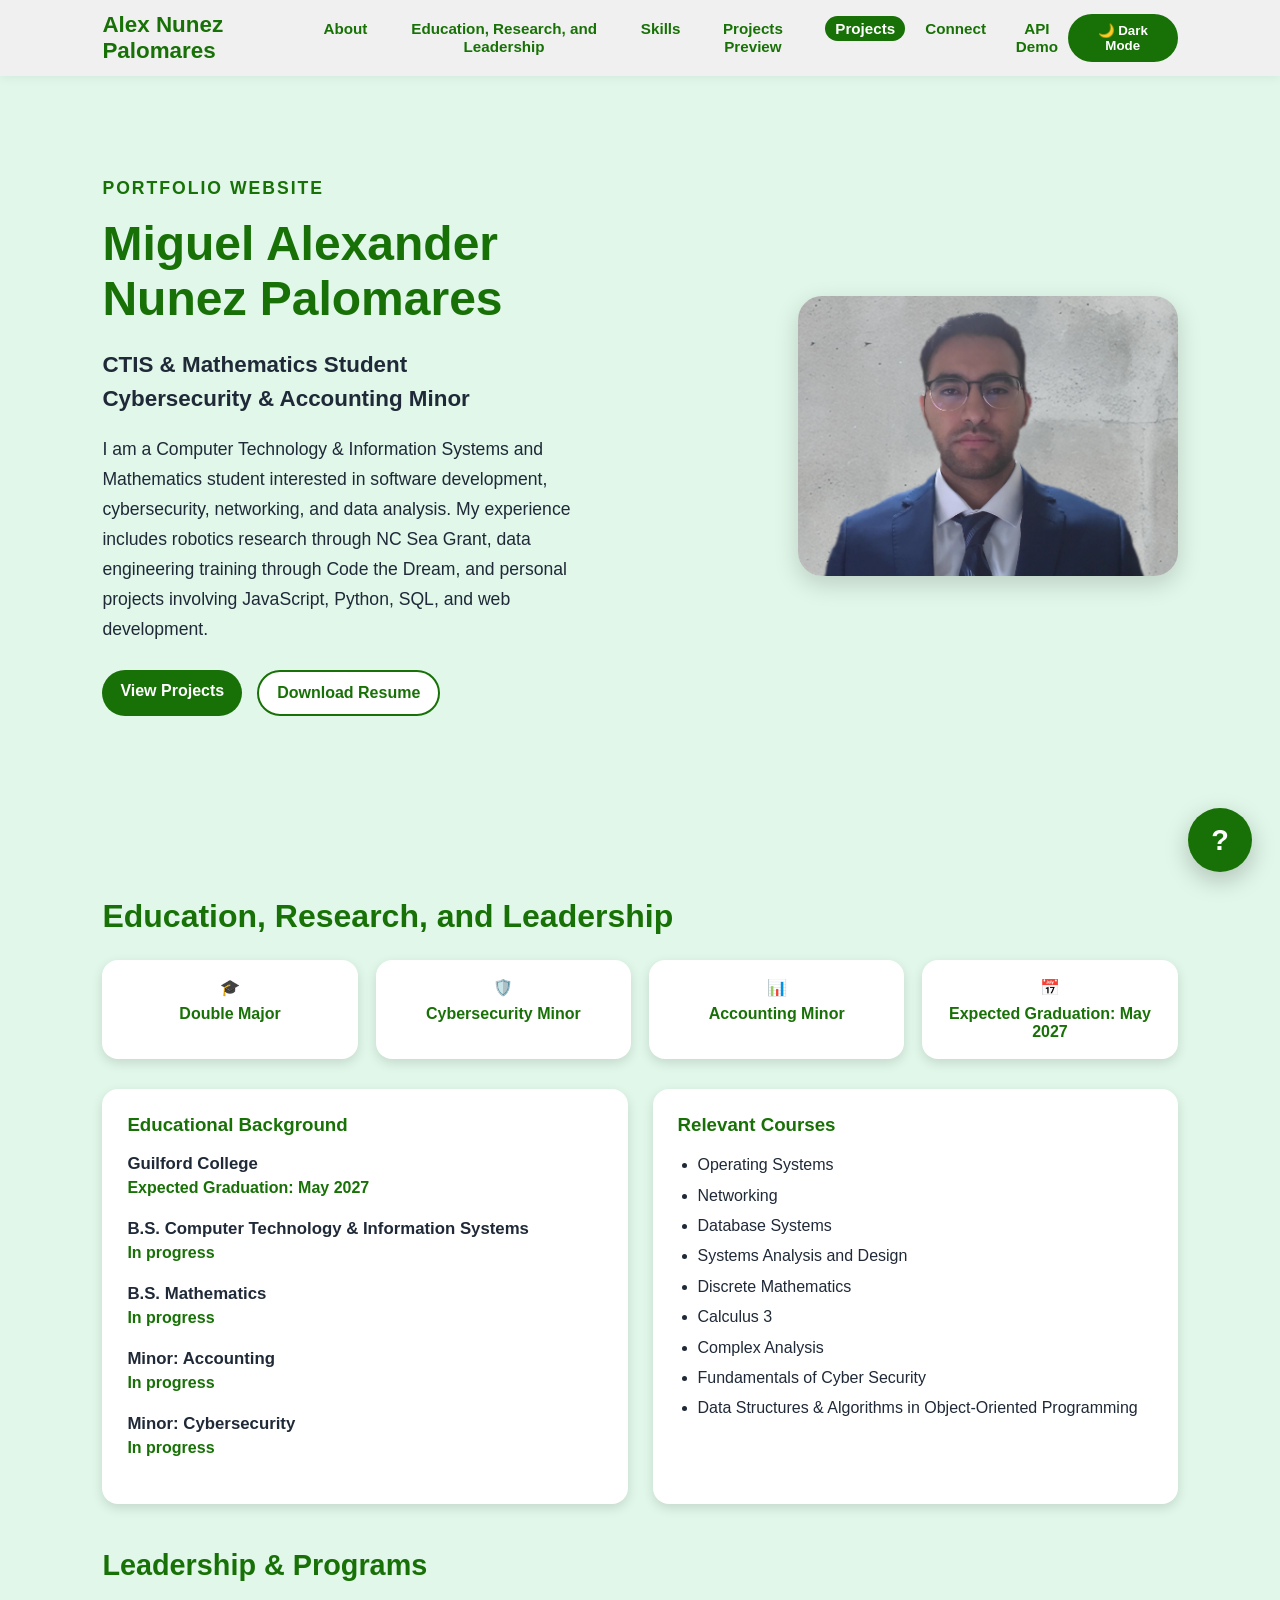
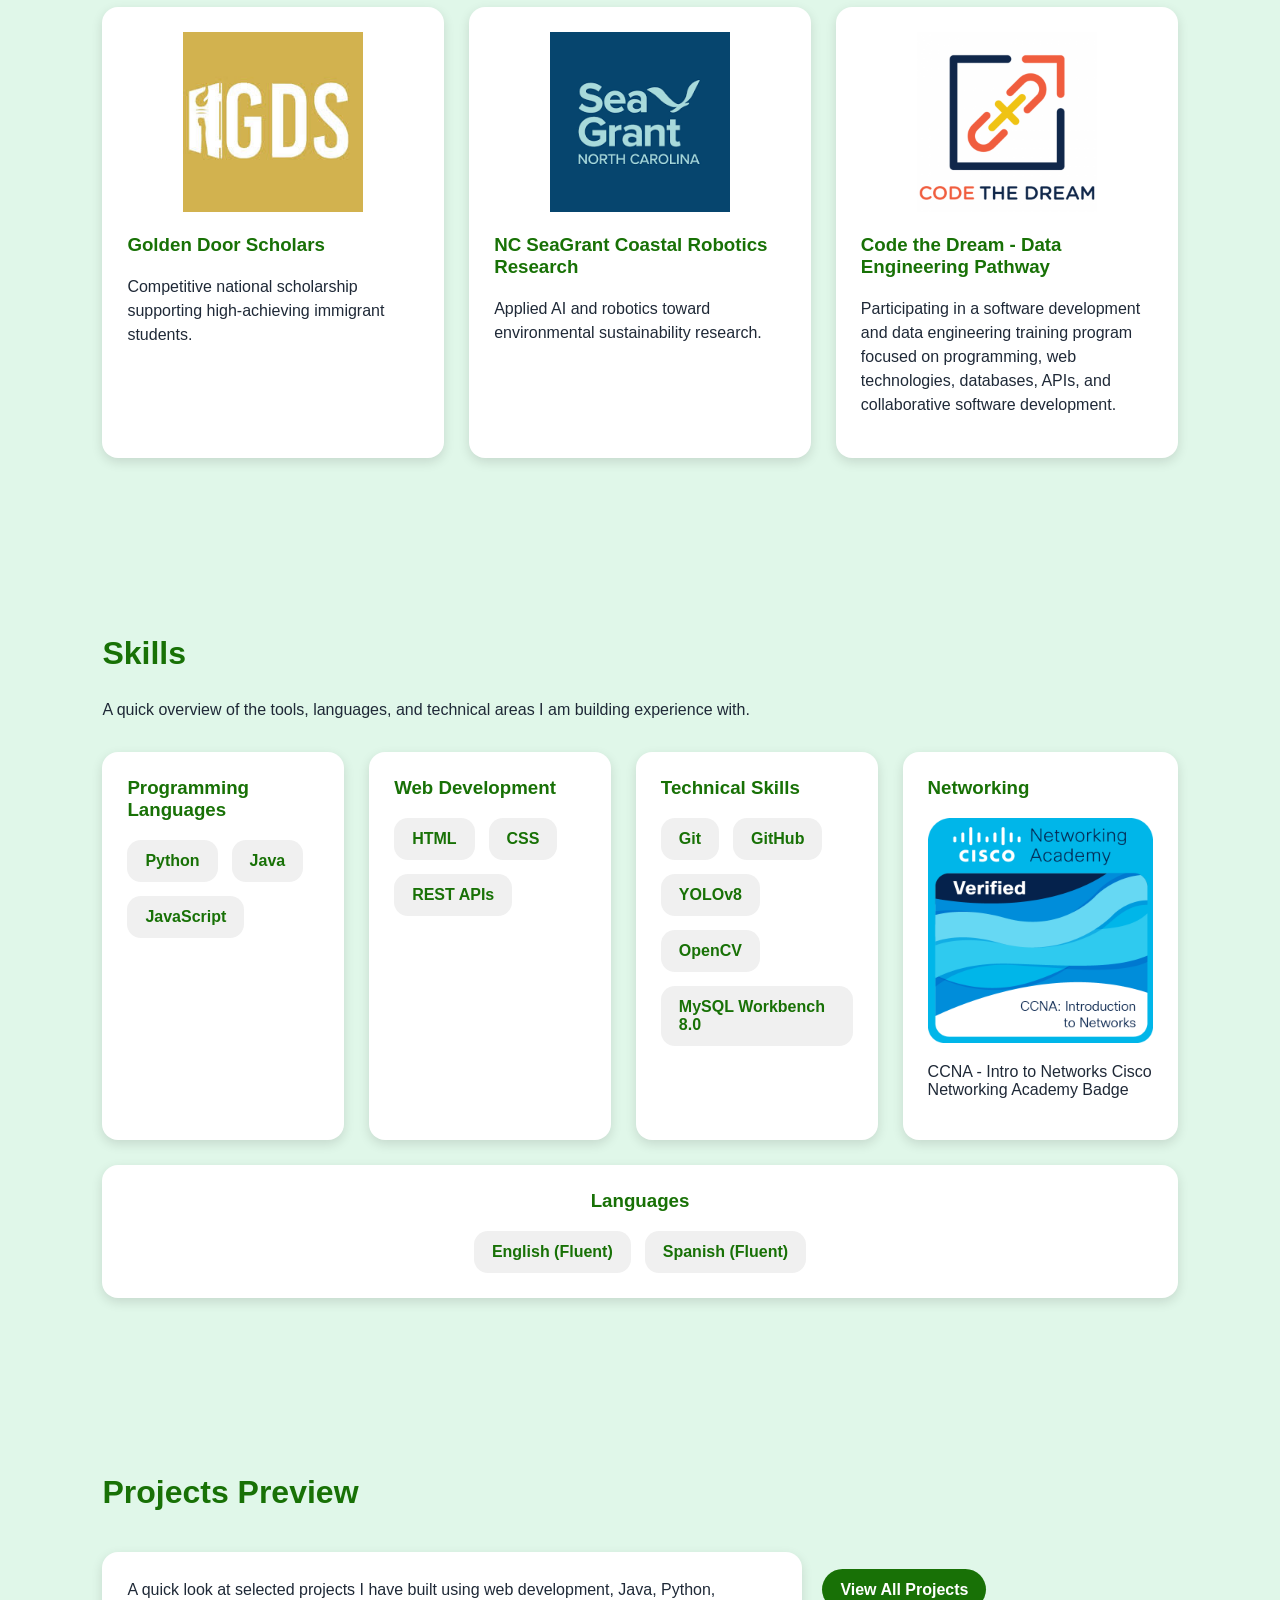
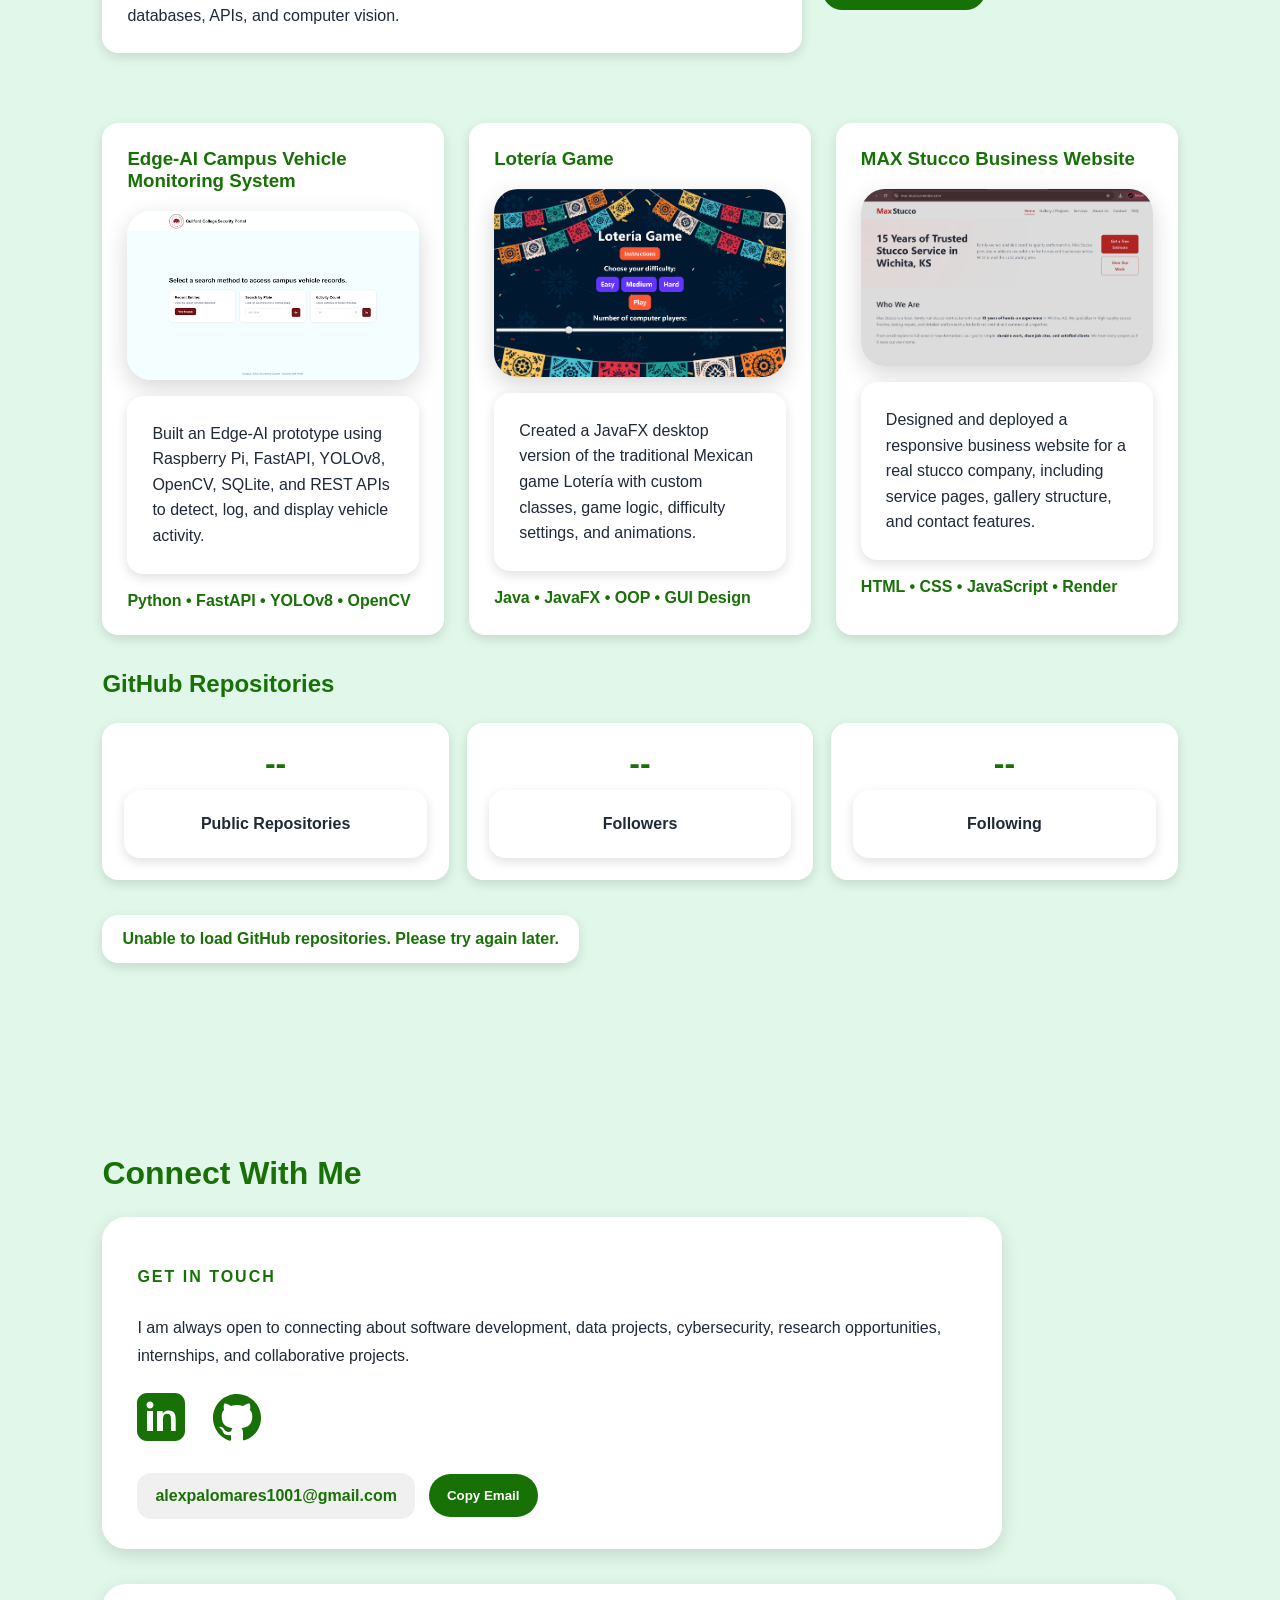
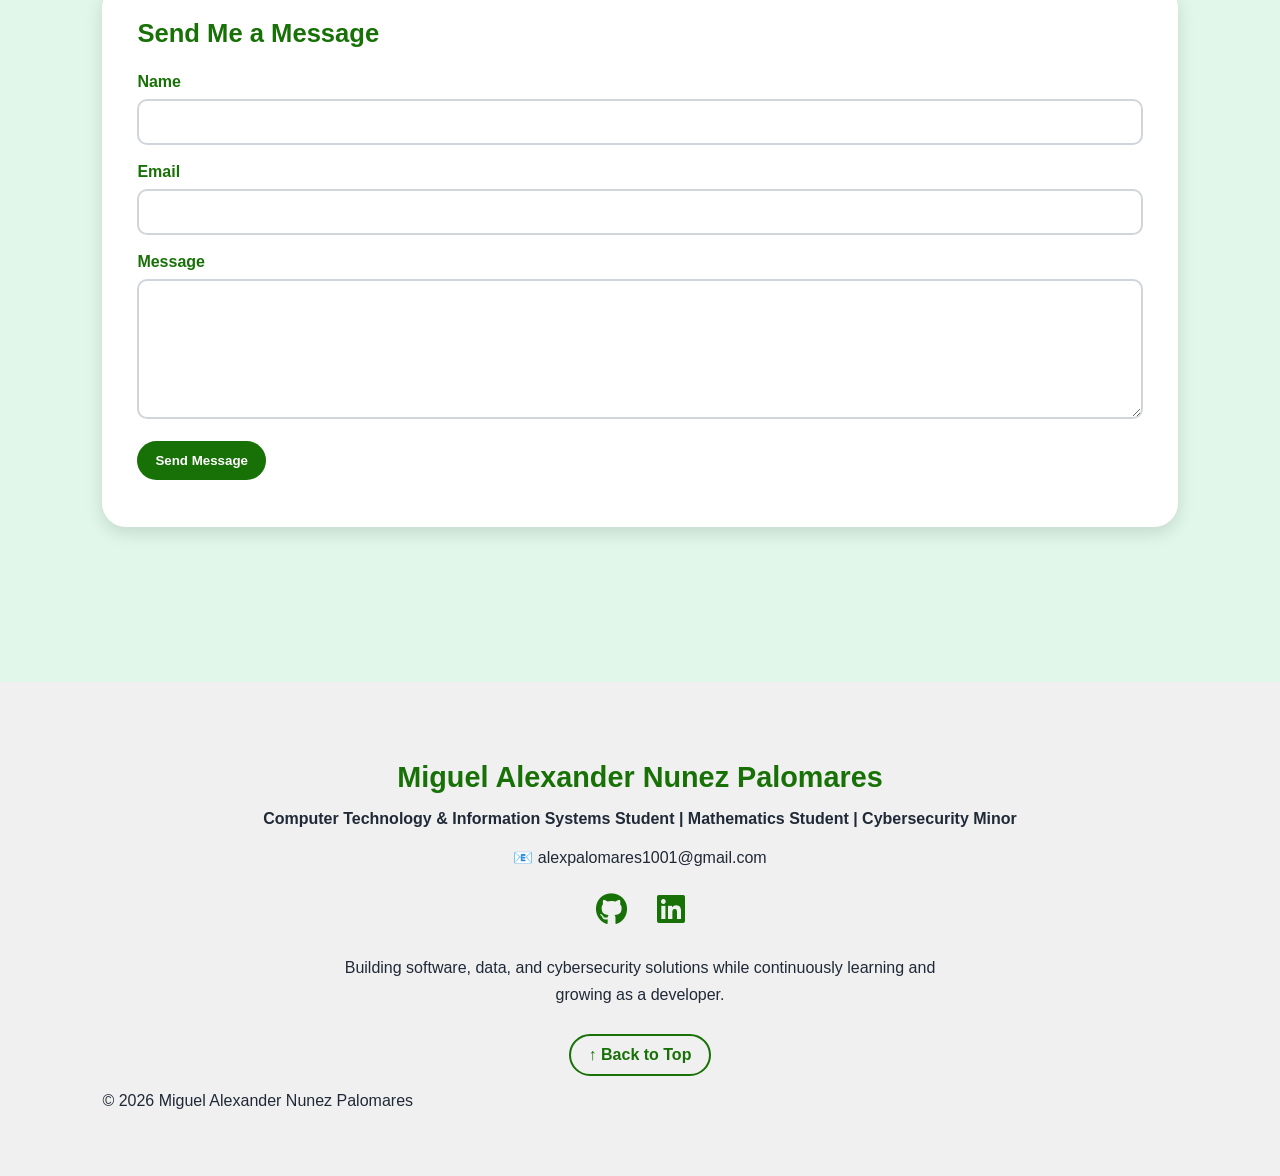
<file: index.html>
<!DOCTYPE html>
<html lang="en">

<head>
    <!-- Define the character set used -->
    <meta charset="UTF-8">

    <!-- Setting the viewport to make the website look good on all devices -->
    <meta name="viewport" content="width=device-width, initial-scale=1.0">

    <!-- Title of the webpage -->
    <title>Miguel Alexander Nunez Palomares | Portfolio</title>

    <!-- Meta description for the website -->
    <meta name="description"
        content="Alex Nunez Palomares portfolio showcasing projects and skills in web development, design, and more.">

    <!-- Meta author for the website -->
    <meta name="author" content="Miguel Alexander Nunez Palomares">

    <!-- Link to the external CSS file for styling -->
    <link rel="stylesheet" href="css/index.css">
    <link rel="stylesheet" href="https://cdnjs.cloudflare.com/ajax/libs/font-awesome/6.5.1/css/all.min.css">
    <!-- Favicon Browser Tab Icon -->
    <link rel="icon" href="images/favicon.png" />

    <!-- Open Graph meta tags for better sharing on social media -->
    <meta property="og:title" content="Alex Nunez Palomares Portfolio">
    <meta property="og:description"
        content="Alex Nunez Palomares portfolio showcasing projects and skills in web development, design, and more.">
    <meta property="og:image" content="images/portfolioWeb.png">
</head>

<body>
    <!-- Navigation bar with links to different sections of the website -->
    <nav>
        <h1>Alex Nunez Palomares</h1>

        <ul class="nav-links">
            <li><a href="#about">About</a></li>
            <li><a href="#experience">Education, Research, and Leadership</a></li>
            <li><a href="#skills">Skills</a></li>
            <li><a href="#projects">Projects Preview</a></li>
            <li><a href="projects.html" class="nav-button">Projects</a></li>
            <li><a href="#connect">Connect</a></li>
            <li><a href="api.html">API Demo</a></li>
        </ul>

        <button id="dark-mode-toggle" class="dark-mode-toggle" type="button">
            🌙 Dark Mode
        </button>
    </nav>

    <!-- About section with an image and text describing me -->
    <section id="about" class="hero">
        <div class="hero-text">
            <p class="eyebrow">Portfolio Website</p>

            <h2>Miguel Alexander Nunez Palomares</h2>

            <h3>
                CTIS & Mathematics Student<br> Cybersecurity & Accounting Minor
            </h3>

            <p>
                I am a Computer Technology & Information Systems and Mathematics student
                interested in software development, cybersecurity, networking, and data analysis.
                My experience includes robotics research through NC Sea Grant, data engineering
                training through Code the Dream, and personal projects involving JavaScript,
                Python, SQL, and web development.
            </p>

            <div class="hero-buttons">
                <a href="projects.html" class="primary-button">View Projects</a>
                <a href="files/Master Resume.docx" class="secondary-button" download>
                    Download Resume
                </a>
            </div>
        </div>

        <div class="hero-image">
            <img src="images/portrait-picture.png" alt="Miguel Alexander Nunez Palomares">
        </div>
    </section>

    <!-- Experience section with cards for educational background, classes taken, and leadership & programs -->
    <section id="experience">
        <h2>Education, Research, and Leadership</h2>

        <div class="stats-container">
            <div class="stat-card">🎓 <span>Double Major</span></div>
            <div class="stat-card">🛡️ <span>Cybersecurity Minor</span></div>
            <div class="stat-card">📊 <span>Accounting Minor</span></div>
            <div class="stat-card">📅 <span>Expected Graduation: May 2027</span></div>
        </div>

        <div class="education-grid">
            <div class="card">
                <h3>Educational Background</h3>
                <div class="education-item">
                    <strong>Guilford College</strong>
                    <span>Expected Graduation: May 2027</span>
                </div>

                <div class="education-item">
                    <strong>B.S. Computer Technology & Information Systems</strong>
                    <span>In progress</span>
                </div>

                <div class="education-item">
                    <strong>B.S. Mathematics</strong>
                    <span>In progress</span>
                </div>

                <div class="education-item">
                    <strong>Minor: Accounting</strong>
                    <span>In progress</span>
                </div>

                <div class="education-item">
                    <strong>Minor: Cybersecurity</strong>
                    <span>In progress</span>
                </div>
            </div>

            <div class="card">
                <h3>Relevant Courses</h3>
                <ul>
                    <li>Operating Systems</li>
                    <li>Networking</li>
                    <li>Database Systems</li>
                    <li>Systems Analysis and Design</li>
                    <li>Discrete Mathematics</li>
                    <li>Calculus 3</li>
                    <li>Complex Analysis</li>
                    <li>Fundamentals of Cyber Security</li>
                    <li>Data Structures & Algorithms in Object-Oriented Programming</li>
                </ul>
            </div>
        </div>

        <h3 class="programs-heading">Leadership & Programs</h3>

        <div class="programs-grid">
            <div class="program-card">
                <img src="images/gdss.jpg" alt="Golden Door Scholars">
                <h3>Golden Door Scholars</h3>
                <p>Competitive national scholarship supporting high-achieving immigrant students.</p>
            </div>

            <div class="program-card">
                <img src="images/sea.png" alt="NC SeaGrant Coastal Robotics Research">
                <h3>NC SeaGrant Coastal Robotics Research</h3>
                <p>Applied AI and robotics toward environmental sustainability research.</p>
            </div>

            <div class="program-card">
                <img src="images/ctd.jpg" alt="Code the Dream">
                <h3>Code the Dream - Data Engineering Pathway</h3>
                <p>
                    Participating in a software development and data engineering training program
                    focused on programming, web technologies, databases, APIs, and collaborative
                    software development.
                </p>
            </div>
        </div>
    </section>

    <!-- Skills section with cards for programming languages, technical skills, networking, and languages spoken -->
    <section id="skills">
        <h2>Skills</h2>

        <p class="section-intro">
            A quick overview of the tools, languages, and technical areas I am building experience with.
        </p>
        
        <div class="skills-grid">
            <div class="skill-card">
                <h3>Programming Languages</h3>
                <div class="skill-tags">
                    <span>Python</span>
                    <span>Java</span>
                    <span>JavaScript</span>
                </div>
            </div>

            <div class="skill-card">
                <h3>Web Development</h3>
                <div class="skill-tags">
                    <span>HTML</span>
                    <span>CSS</span>
                    <span>REST APIs</span>
                </div>
            </div>

            <div class="skill-card">
                <h3>Technical Skills</h3>
                <div class="skill-tags">
                    <span>Git</span>
                    <span>GitHub</span>
                    <span>YOLOv8</span>
                    <span>OpenCV</span>
                    <span>MySQL Workbench 8.0</span>
                </div>
            </div>

            <div class="skill-card">
                <h3>Networking</h3>
                <img src="images/badge.png" alt="CCNA Badge" width="225">
                <p>CCNA - Intro to Networks Cisco Networking Academy Badge</p>
            </div>

            <div class="skill-card full-width">
                <h3>Languages</h3>
                <div class="skill-tags language-tags">
                    <span>English (Fluent)</span>
                    <span>Spanish (Fluent)</span>
                </div>
            </div>
        </div>
    </section>

    <!-- Projects section with cards for different projects I've worked on -->
    <section id="projects">
        <h2>Projects Preview</h2>

        <div class="messageButton">
            <p class="section-intro">
                A quick look at selected projects I have built using web development,
                Java, Python, databases, APIs, and computer vision.
            </p>

            <div class="projects-action">
                <a href="projects.html" class="primary-button">View All Projects</a>
            </div>
        </div>

        <div class="featured-projects">
            <div class="project-card">
                <h3>Edge-AI Campus Vehicle Monitoring System</h3>
                <img src="images/car.png" alt="Edge-AI Vehicle Monitoring System">
                <p>
                    Built an Edge-AI prototype using Raspberry Pi, FastAPI, YOLOv8,
                    OpenCV, SQLite, and REST APIs to detect, log, and display vehicle activity.
                </p>
                <span>Python • FastAPI • YOLOv8 • OpenCV</span>
            </div>

            <div class="project-card">
                <h3>Lotería Game</h3>
                <img src="images/loteria.png" alt="Lotería Game">
                <p>
                    Created a JavaFX desktop version of the traditional Mexican game
                    Lotería with custom classes, game logic, difficulty settings, and animations.
                </p>
                <span>Java • JavaFX • OOP • GUI Design</span>
            </div>

            <div class="project-card">
                <h3>MAX Stucco Business Website</h3>
                <img src="images/max.png" alt="MAX Stucco Business Website">
                <p>
                    Designed and deployed a responsive business website for a real stucco
                    company, including service pages, gallery structure, and contact features.
                </p>
                <span>HTML • CSS • JavaScript • Render</span>
            </div>
        </div>

        <h3 class="github-heading">GitHub Repositories</h3>
        <div class="github-stats">
            <div class="github-stat-card">
                <span id="public-repos">--</span>
                <p>Public Repositories</p>
            </div>

            <div class="github-stat-card">
                <span id="github-followers">--</span>
                <p>Followers</p>
            </div>

            <div class="github-stat-card">
                <span id="github-following">--</span>
                <p>Following</p>
            </div>
        </div>
        <ul></ul>
    </section>

    <!-- Connect section with links to LinkedIn and GitHub profiles -->
    <section id="connect" class="contact-section">
        <h2>Connect With Me</h2>
        <div class="contact-info">
            <p class="eyebrow">Get In Touch</p>
            <p>
                I am always open to connecting about software development, data projects,
                cybersecurity, research opportunities, internships, and collaborative projects.
            </p>

            <div class="social-links">
                <!-- LinkedIn icon link (opens in new tab) -->
                <a href="https://www.linkedin.com/in/alex-nunezpalomares/" target="_blank" rel="noopener noreferrer"
                    aria-label="LinkedIn">
                    <svg xmlns="http://www.w3.org/2000/svg" width="20" height="20" fill="currentColor"
                        viewBox="0 0 24 24">
                        <path d="M19 0h-14c-2.76 0-5 2.24-5 5v14c0 2.76
                                2.24 5 5 5h14c2.76 0 5-2.24
                                5-5v-14c0-2.76-2.24-5-5-5zm-11
                                19h-3v-10h3v10zm-1.5-11.268c-.966
                                0-1.75-.79-1.75-1.764s.784-1.764
                                1.75-1.764 1.75.79 1.75 1.764
                                -.784 1.764-1.75 1.764zm13.5
                                11.268h-3v-5.604c0-1.336-.027-3.056-1.862-3.056-1.862
                                0-2.146 1.454-2.146 2.957v5.703h-3v-10h2.881v1.367h.041c.401-.76
                                1.379-1.562 2.84-1.562 3.037 0 3.598 2.001 3.598
                                4.604v5.591z" />
                    </svg>
                </a>

                <a href="https://github.com/Mnunez1001" target="_blank" rel="noopener noreferrer" aria-label="GitHub">
                    <!-- icon; aria-hidden so SRs use the link label -->
                    <svg xmlns="http://www.w3.org/2000/svg" width="20" height="20" fill="currentColor"
                        viewBox="0 0 24 24">
                        <path d="M12 .5C5.37.5 0 5.87 0 12.5c0 5.29 3.438 9.77 8.205 11.366.6.112.82-.261.82-.58
                                0-.287-.011-1.244-.017-2.254-3.338.726-4.042-1.61-4.042-1.61-.546-1.387-1.333-1.756-1.333-1.756
                                -1.089-.745.083-.73.083-.73 1.205.085 1.84 1.236 1.84 1.236 1.07 1.834 2.807 1.304
                                 3.492.997.108-.775.418-1.305.762-1.605-2.665-.305-5.467-1.334-5.467-5.93
                                0-1.31.468-2.381 1.236-3.221-.124-.303-.536-1.527.117-3.182 0 0 1.008-.322
                                3.301 1.23a11.5 11.5 0 0 1 6.002 0c2.291-1.552 3.298-1.23 3.298-1.23
                                .655 1.655.243 2.879.119 3.182.77.84 1.235 1.911 1.235 3.221
                                0 4.61-2.807 5.624-5.479 5.921.43.371.823 1.102.823 2.222
                                0 1.604-.014 2.896-.014 3.286 0 .321.218.694.825.577C20.565 22.267
                                24 17.789 24 12.5 24 5.87 18.627.5 12 .5z" />
                    </svg>
                </a>
            </div>

            <div class="email-copy">
                <span id="email-text">alexpalomares1001@gmail.com</span>
                <button type="button" id="copy-email-button">Copy Email</button>
            </div>
        </div>

        <div class="contact-form-card">
            <h3>Send Me a Message</h3>

            <form action="https://formspree.io/f/mqaykvdb" method="POST" id="contactForm">
                <label for="name">Name</label>
                <input id="name" name="name" required>

                <label for="email">Email</label>
                <input id="email" name="email" type="email" required>

                <label for="message">Message</label>
                <textarea id="message" name="message" rows="4" required></textarea>

                <input type="hidden" name="_subject" value="Portfolio contact form">

                <button type="submit" id="contactSubmit">Send Message</button>

                <div id="formStatus" role="status" aria-live="polite" class="form-status"></div>
            </form>
        </div>
    </section>

    <!-- Footer section for any additional information or links -->
    <footer id="footer">

        <div class="footer-content">

            <h3>Miguel Alexander Nunez Palomares</h3>

            <p class="footer-title">
                Computer Technology & Information Systems Student |
                Mathematics Student |
                Cybersecurity Minor
            </p>

            <p class="footer-email">
                📧 alexpalomares1001@gmail.com
            </p>

            <div class="footer-socials">

                <a href="https://github.com/Mnunez1001" target="_blank" aria-label="GitHub">
                    <i class="fa-brands fa-github"></i>
                </a>

                <a href="https://www.linkedin.com/in/alex-nunezpalomares" target="_blank" aria-label="LinkedIn">
                    <i class="fa-brands fa-linkedin"></i>
                </a>

            </div>

            <p class="footer-message">
                Building software, data, and cybersecurity solutions while
                continuously learning and growing as a developer.
            </p>

            <a href="#about" class="back-to-top">
                ↑ Back to Top
            </a>

        </div>

    </footer>

    <div id="faqWidget" class="faq-widget" hidden>
        <div class="faq-card">
            <header class="faq-head">
                <strong>Ask about Alex</strong>
                <button id="faqClose" type="button" aria-label="Close">✕</button>
            </header>

            <div class="faq-body">
                <label for="faqQ">Question</label>
                <textarea id="faqQ" rows="3" placeholder="Example: What projects has Alex built?"></textarea>

                <button id="faqSend" type="button">Ask</button>

                <div id="faqStatus" class="form-status" role="status" aria-live="polite"></div>
                <div id="faqA" class="faq-answer"></div>
            </div>
        </div>
    </div>

    <button id="faqOpen" class="faq-fab" type="button" aria-label="Open Q&A">?</button>

    <script src="js/index.js"></script>
</body>

</html>
</file>
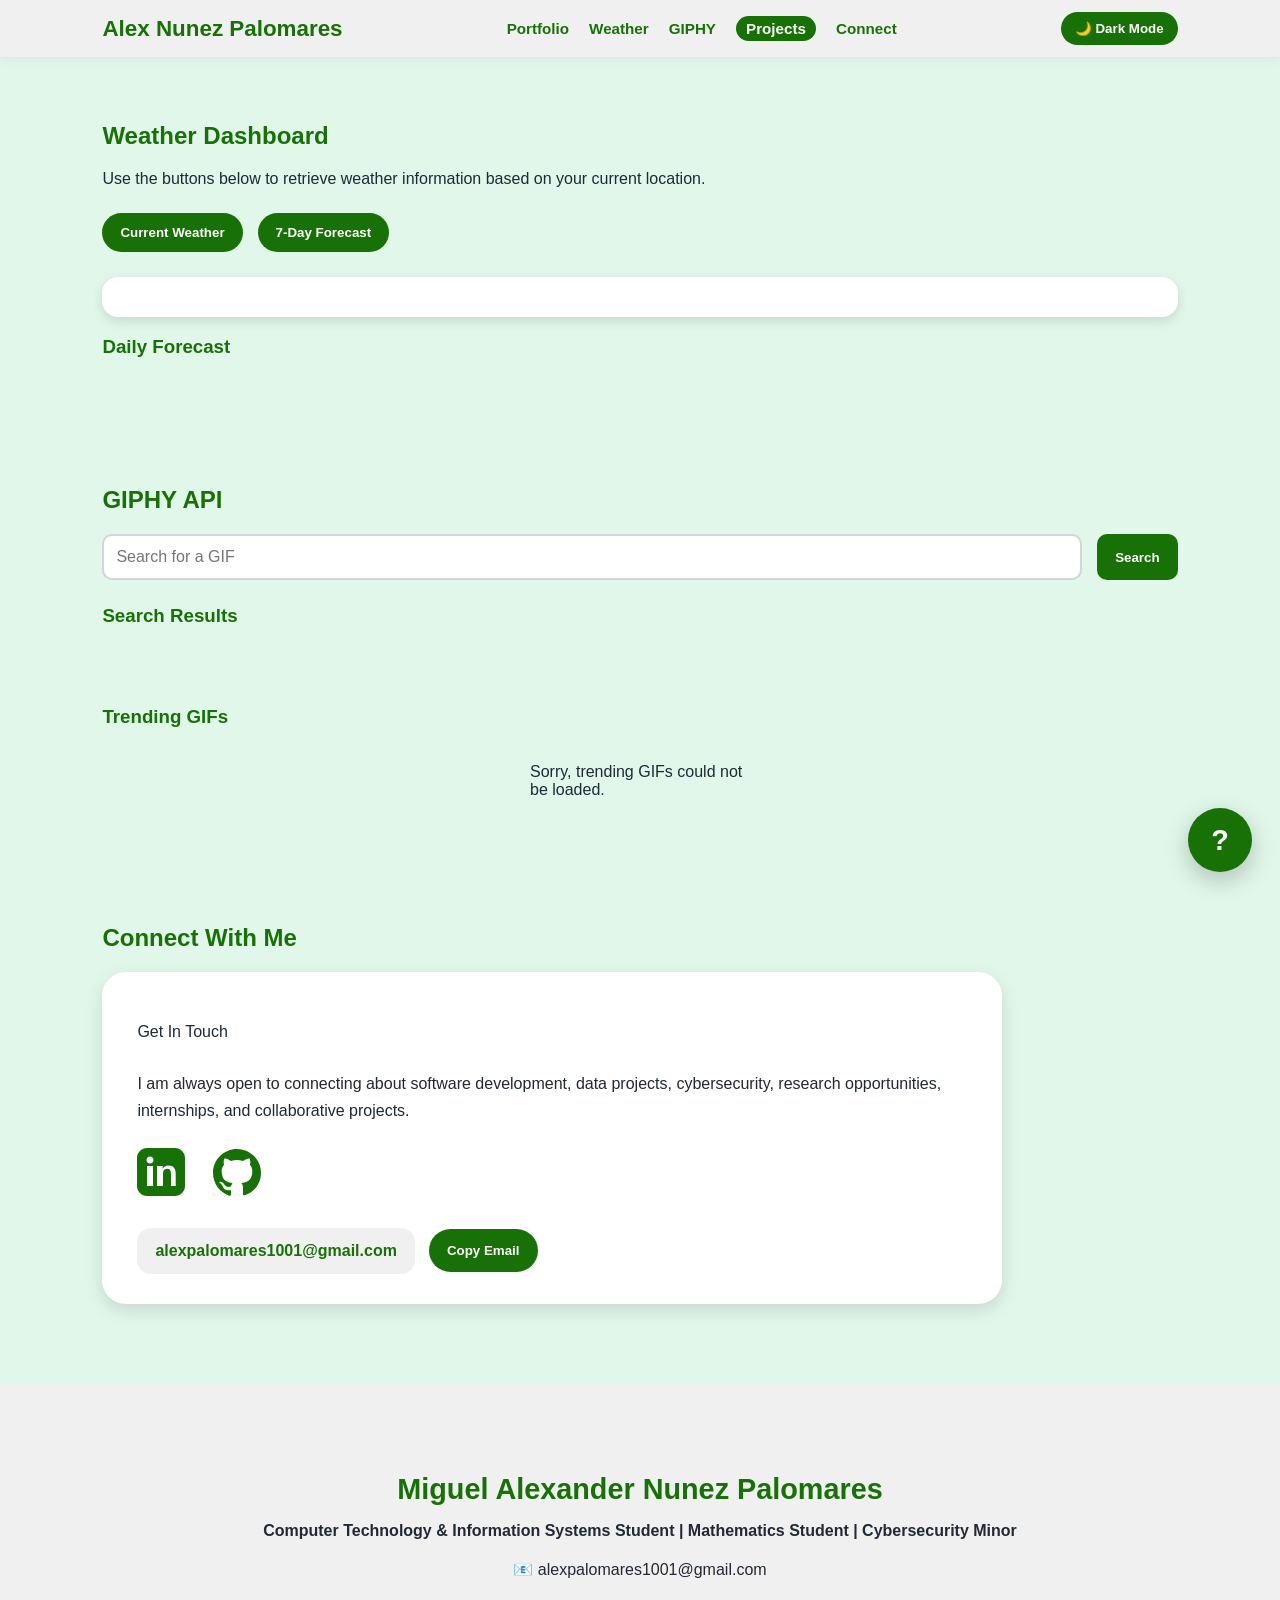
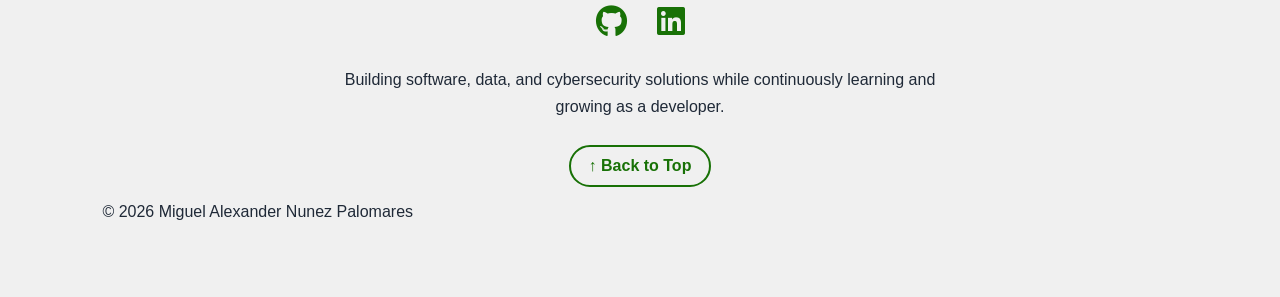
<file: api.html>
<!DOCTYPE html>
<html lang="en">

<head>
    <!-- Define the character set used -->
    <meta charset="UTF-8">

    <!-- Setting the viewport to make the website look good on all devices -->
    <meta name="viewport" content="width=device-width, initial-scale=1.0">

    <!-- Title of the webpage -->
    <title>API Showcase | Miguel Alexander Nunez Palomares</title>

    <!-- Meta description for the website -->
    <meta name="description"
        content="Alex Nunez Palomares portfolio showcasing projects and skills in web development, design, and more.">

    <!-- Meta author for the website -->
    <meta name="author" content="Miguel Alexander Nunez Palomares">

    <!-- Link to the external CSS file for styling -->
    <link rel="stylesheet" href="css/api.css">
    <link rel="stylesheet" href="https://cdnjs.cloudflare.com/ajax/libs/font-awesome/6.5.1/css/all.min.css">

    <!-- Favicon Browser Tab Icon -->
    <link rel="icon" href="images/favicon.png" />

    <!-- Open Graph meta tags for better sharing on social media -->
    <meta property="og:title" content="Alex Nunez Palomares Portfolio">
    <meta property="og:description"
        content="Alex Nunez Palomares portfolio showcasing projects and skills in web development, design, and more.">
    <meta property="og:image" content="images/portfolioWeb.png">
</head>

<body>
    <!-- Navigation bar with links to different sections of the website -->
    <nav>
        <h1>Alex Nunez Palomares</h1>

        <ul class="nav-links">
            <li><a href="index.html">Portfolio</a></li>
            <li><a href="#weather">Weather</a></li>
            <li><a href="#giphy">GIPHY</a></li>
            <li><a href="projects.html" class="nav-button">Projects</a></li>
            <li><a href="#connect">Connect</a></li>

        </ul>

        <button id="dark-mode-toggle" class="dark-mode-toggle" type="button">
            🌙 Dark Mode
        </button>
    </nav>

    <!-- Weather API section -->
    <section id="weather">
        <h2>Weather Dashboard</h2>
        <p>Use the buttons below to retrieve weather information based on your current location.</p>

        <div class="api-buttons">
            <button id="current-weather-button" type="button">Current Weather</button>
            <button id="forecast-button" type="button">7-Day Forecast</button>
        </div>

        <div id="current-weather" class="api-card"></div>

        <h3>Daily Forecast</h3>
        <ul id="forecast-list"></ul>
    </section>

    <!-- GIPHY API section -->
    <section id="giphy">
        <h2>GIPHY API</h2>

        <div class="search-area">
            <input type="text" id="gif-search-input" placeholder="Search for a GIF">
            <button id="gif-search-button" type="button">Search</button>
        </div>

        <h3>Search Results</h3>
        <div id="search-gifs" class="gif-grid"></div>

        <h3>Trending GIFs</h3>
        <div id="trending-gifs" class="gif-grid"></div>
    </section>

    <!-- Connect section with links to LinkedIn and GitHub profiles -->
    <section id="connect" class="contact-section">
        <h2>Connect With Me</h2>
        <div class="contact-info">
            <p class="eyebrow">Get In Touch</p>
            <p>
                I am always open to connecting about software development, data projects,
                cybersecurity, research opportunities, internships, and collaborative projects.
            </p>

            <div class="social-links">
                <!-- LinkedIn icon link (opens in new tab) -->
                <a href="https://www.linkedin.com/in/alex-nunezpalomares/" target="_blank" rel="noopener noreferrer"
                    aria-label="LinkedIn">
                    <svg xmlns="http://www.w3.org/2000/svg" width="20" height="20" fill="currentColor"
                        viewBox="0 0 24 24">
                        <path d="M19 0h-14c-2.76 0-5 2.24-5 5v14c0 2.76
                                2.24 5 5 5h14c2.76 0 5-2.24
                                5-5v-14c0-2.76-2.24-5-5-5zm-11
                                19h-3v-10h3v10zm-1.5-11.268c-.966
                                0-1.75-.79-1.75-1.764s.784-1.764
                                1.75-1.764 1.75.79 1.75 1.764
                                -.784 1.764-1.75 1.764zm13.5
                                11.268h-3v-5.604c0-1.336-.027-3.056-1.862-3.056-1.862
                                0-2.146 1.454-2.146 2.957v5.703h-3v-10h2.881v1.367h.041c.401-.76
                                1.379-1.562 2.84-1.562 3.037 0 3.598 2.001 3.598
                                4.604v5.591z" />
                    </svg>
                </a>

                <a href="https://github.com/Mnunez1001" target="_blank" rel="noopener noreferrer" aria-label="GitHub">
                    <!-- icon; aria-hidden so SRs use the link label -->
                    <svg xmlns="http://www.w3.org/2000/svg" width="20" height="20" fill="currentColor"
                        viewBox="0 0 24 24">
                        <path d="M12 .5C5.37.5 0 5.87 0 12.5c0 5.29 3.438 9.77 8.205 11.366.6.112.82-.261.82-.58
                                0-.287-.011-1.244-.017-2.254-3.338.726-4.042-1.61-4.042-1.61-.546-1.387-1.333-1.756-1.333-1.756
                                -1.089-.745.083-.73.083-.73 1.205.085 1.84 1.236 1.84 1.236 1.07 1.834 2.807 1.304
                                 3.492.997.108-.775.418-1.305.762-1.605-2.665-.305-5.467-1.334-5.467-5.93
                                0-1.31.468-2.381 1.236-3.221-.124-.303-.536-1.527.117-3.182 0 0 1.008-.322
                                3.301 1.23a11.5 11.5 0 0 1 6.002 0c2.291-1.552 3.298-1.23 3.298-1.23
                                .655 1.655.243 2.879.119 3.182.77.84 1.235 1.911 1.235 3.221
                                0 4.61-2.807 5.624-5.479 5.921.43.371.823 1.102.823 2.222
                                0 1.604-.014 2.896-.014 3.286 0 .321.218.694.825.577C20.565 22.267
                                24 17.789 24 12.5 24 5.87 18.627.5 12 .5z" />
                    </svg>
                </a>
            </div>

            <div class="email-copy">
                <span id="email-text">alexpalomares1001@gmail.com</span>
                <button type="button" id="copy-email-button">Copy Email</button>
            </div>
        </div>
    </section>

    <!-- Footer section for any additional information or links -->
    <footer id="footer">

        <div class="footer-content">

            <h3>Miguel Alexander Nunez Palomares</h3>

            <p class="footer-title">
                Computer Technology & Information Systems Student |
                Mathematics Student |
                Cybersecurity Minor
            </p>

            <p class="footer-email">
                📧 alexpalomares1001@gmail.com
            </p>

            <div class="footer-socials">

                <a href="https://github.com/Mnunez1001" target="_blank" aria-label="GitHub">
                    <i class="fa-brands fa-github"></i>
                </a>

                <a href="https://www.linkedin.com/in/alex-nunezpalomares" target="_blank" aria-label="LinkedIn">
                    <i class="fa-brands fa-linkedin"></i>
                </a>

            </div>

            <p class="footer-message">
                Building software, data, and cybersecurity solutions while
                continuously learning and growing as a developer.
            </p>

            <a href="#weather" class="back-to-top">
                ↑ Back to Top
            </a>

        </div>

    </footer>

    <div id="faqWidget" class="faq-widget" hidden>
        <div class="faq-card">
            <header class="faq-head">
                <strong>Ask about Alex</strong>
                <button id="faqClose" type="button" aria-label="Close">✕</button>
            </header>

            <div class="faq-body">
                <label for="faqQ">Question</label>
                <textarea id="faqQ" rows="3" placeholder="Example: What projects has Alex built?"></textarea>

                <button id="faqSend" type="button">Ask</button>

                <div id="faqStatus" class="form-status" role="status" aria-live="polite"></div>
                <div id="faqA" class="faq-answer"></div>
            </div>
        </div>
    </div>

    <button id="faqOpen" class="faq-fab" type="button" aria-label="Open Q&A">?</button>

    <script src="js/api.js"></script>
</body>

</html>
</file>
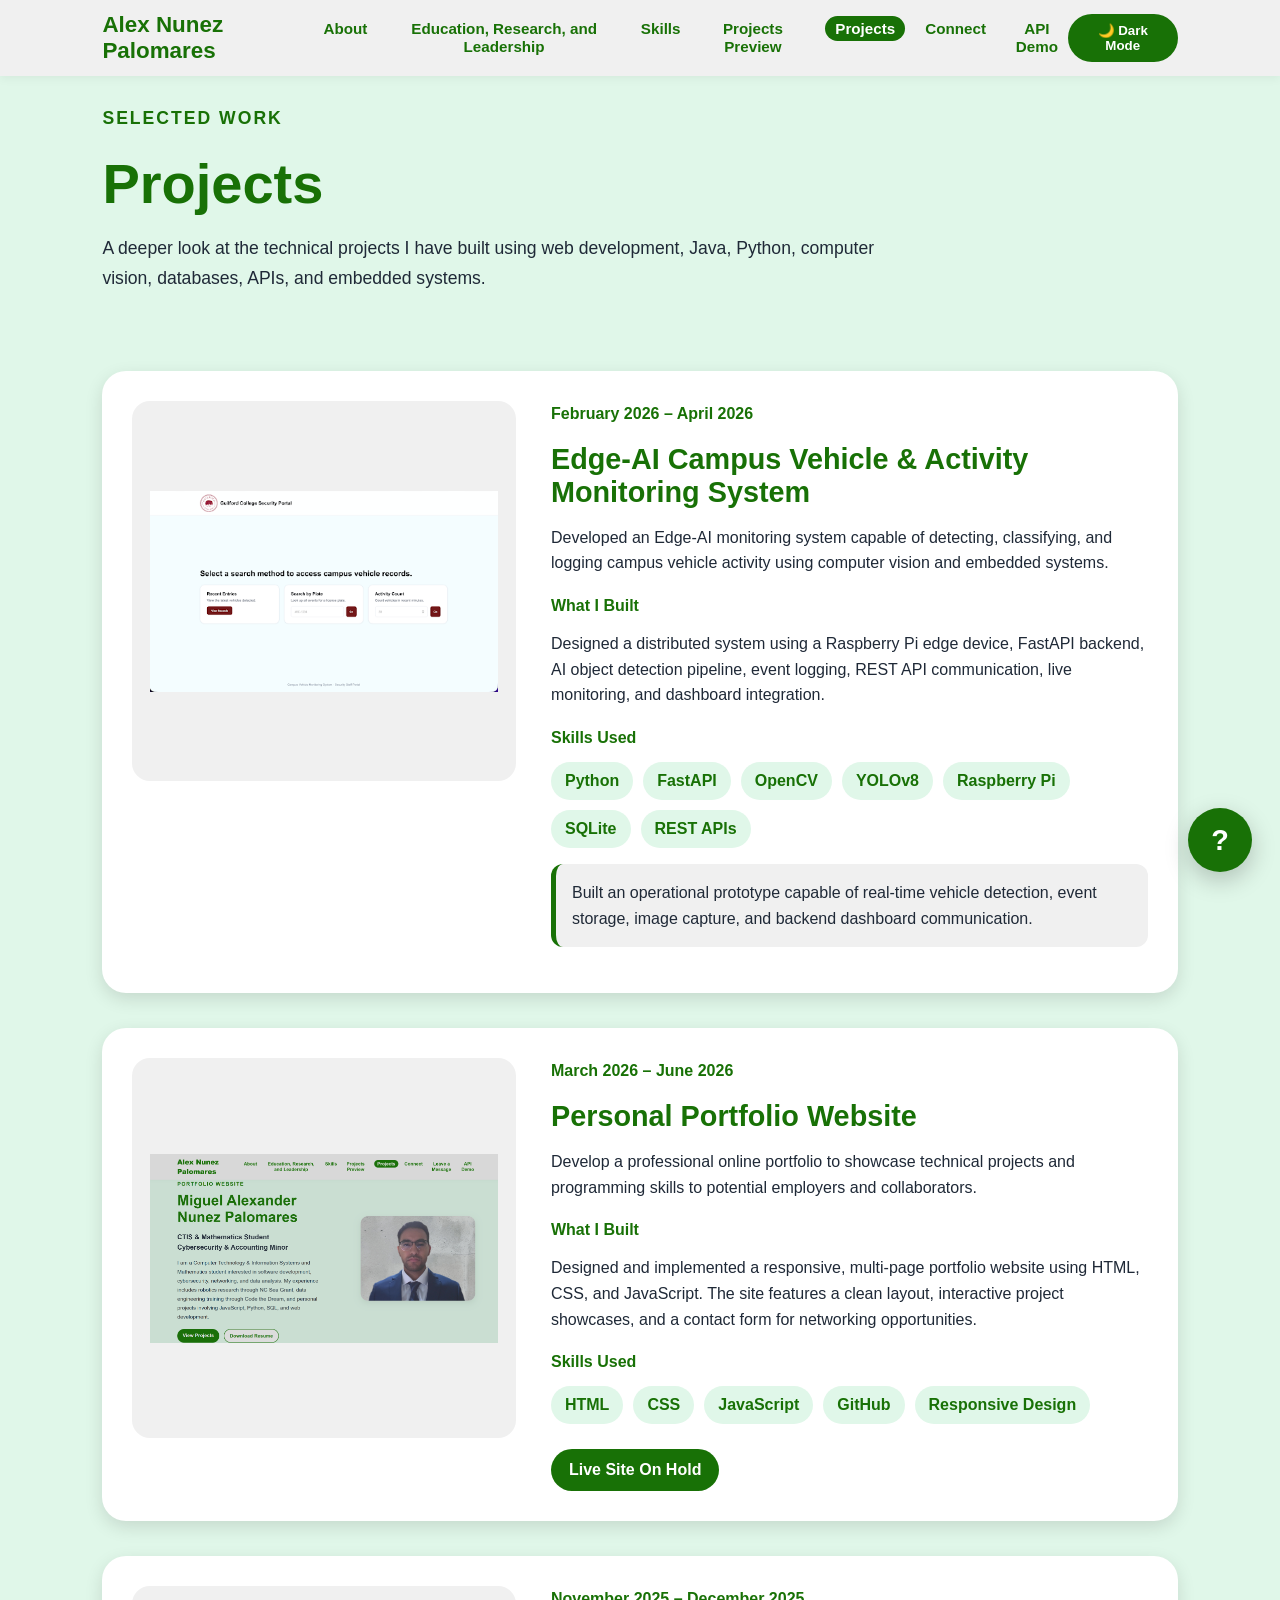
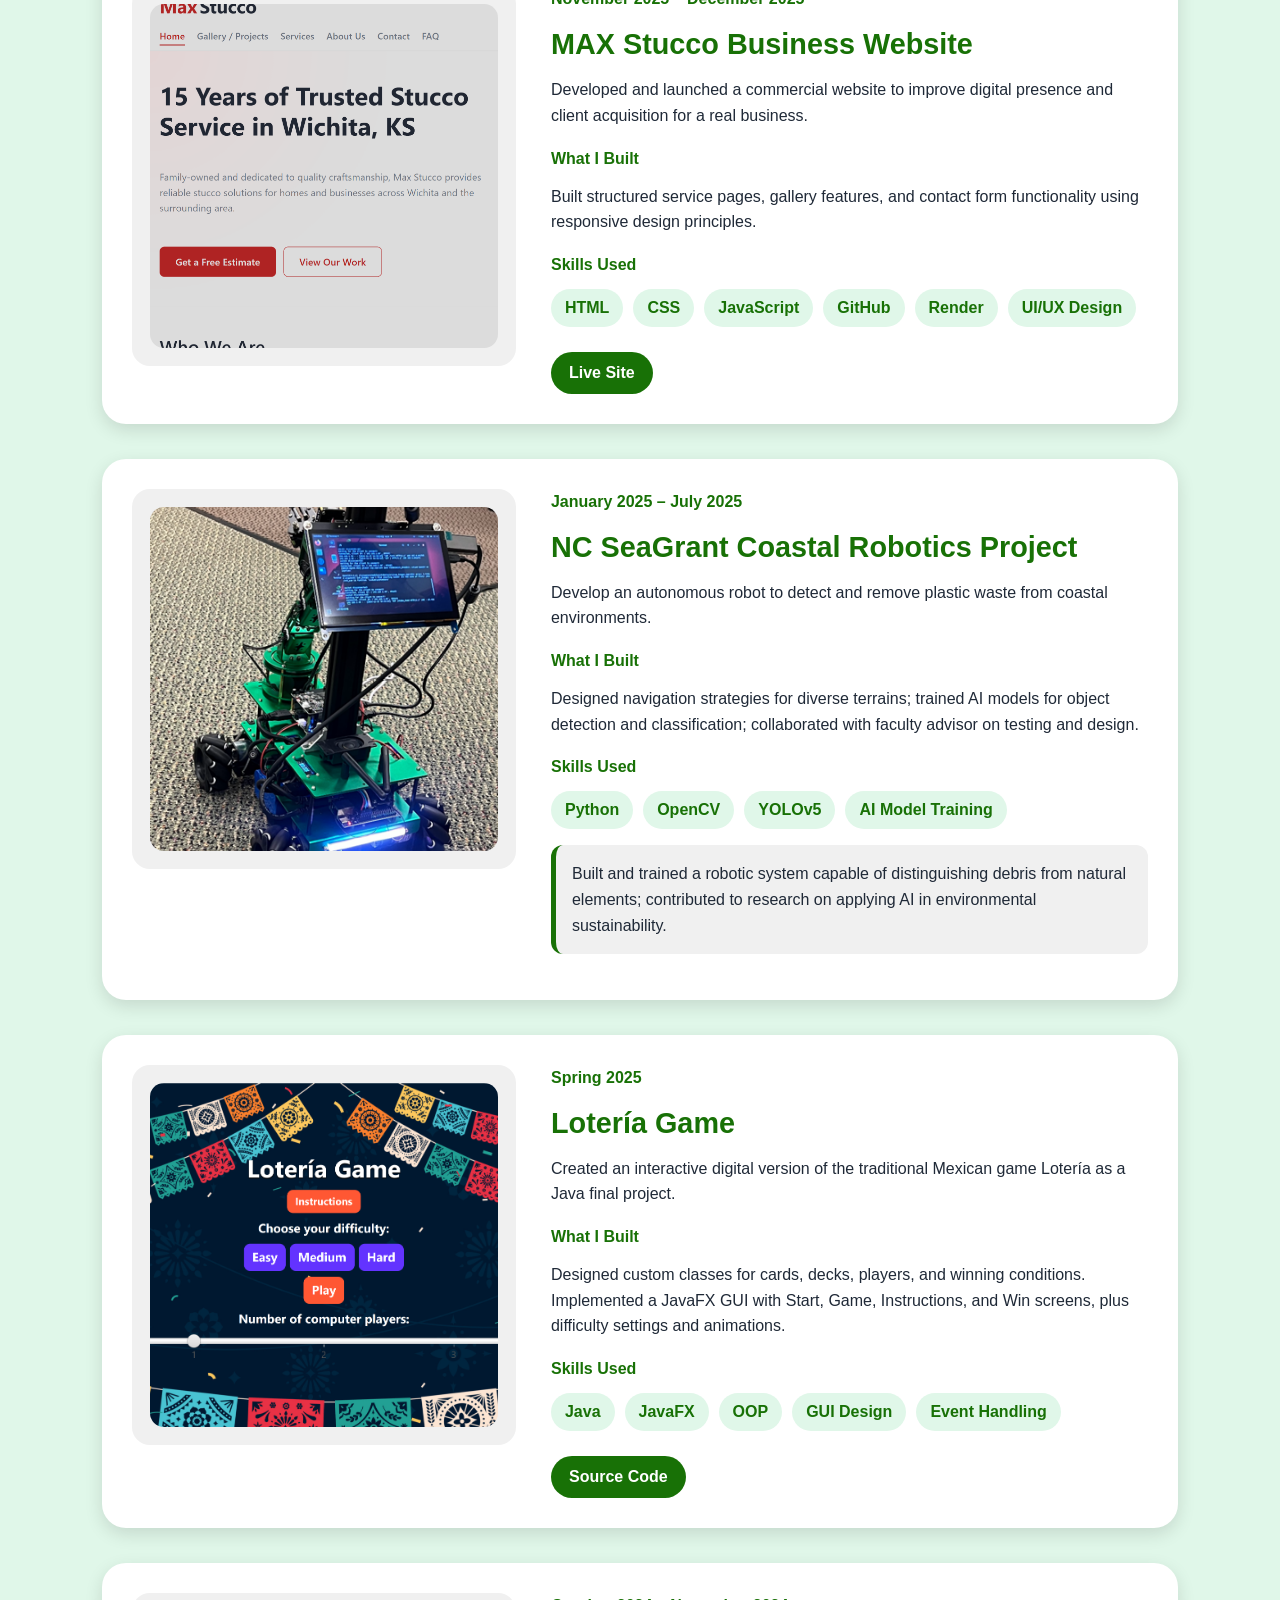
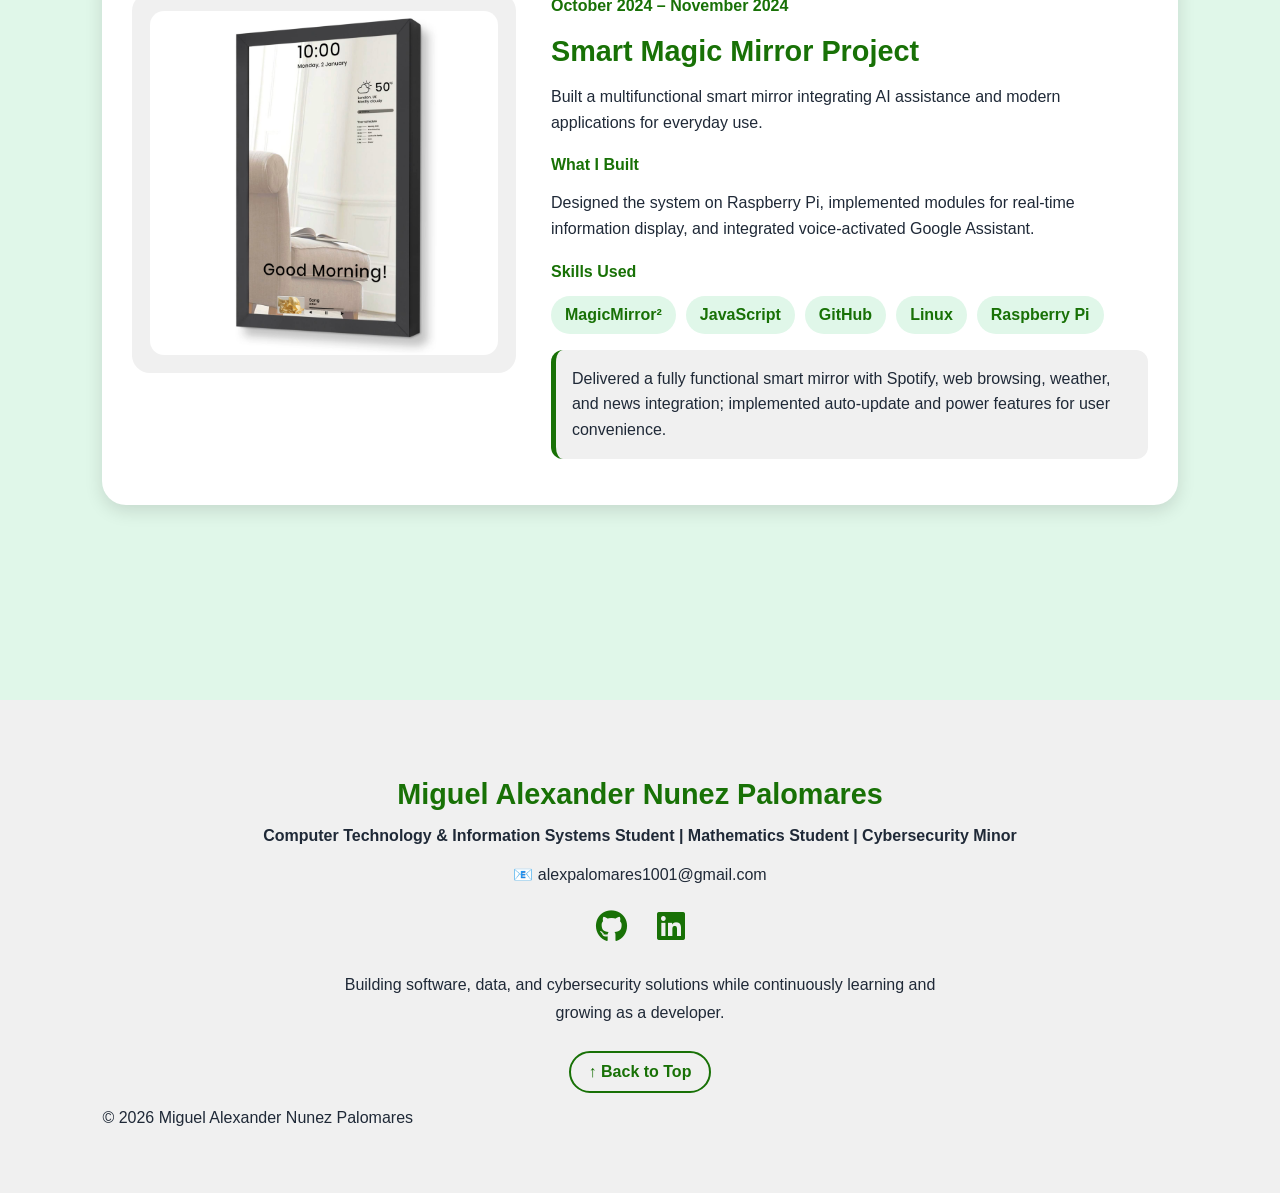
<file: projects.html>
<!DOCTYPE html>
<html lang="en">

<head>
    <!-- Define the character set used -->
    <meta charset="UTF-8">

    <!-- Setting the viewport to make the website look good on all devices -->
    <meta name="viewport" content="width=device-width, initial-scale=1.0">

    <!-- Title of the webpage -->
    <title>Projects | Miguel Alexander Nunez Palomares</title>

    <!-- Meta description for the website -->
    <meta name="description"
        content="Alex Nunez Palomares portfolio showcasing projects and skills in web development, design, and more.">

    <!-- Meta author for the website -->
    <meta name="author" content="Miguel Alexander Nunez Palomares">

    <!-- Link to the external CSS file for styling -->
    <link rel="stylesheet" href="css/projects.css">
    <link rel="stylesheet" href="https://cdnjs.cloudflare.com/ajax/libs/font-awesome/6.5.1/css/all.min.css">

    <!-- Favicon Browser Tab Icon -->
    <link rel="icon" href="images/favicon.png" />

    <!-- Open Graph meta tags for better sharing on social media -->
    <meta property="og:title" content="Alex Nunez Palomares Portfolio">
    <meta property="og:description"
        content="Alex Nunez Palomares portfolio showcasing projects and skills in web development, design, and more.">
    <meta property="og:image" content="images/portfolioWeb.png">


</head>

<body>
    <!-- Navigation bar with links to different sections of the website -->
    <nav>
        <h1>Alex Nunez Palomares</h1>

        <ul class="nav-links">
            <li><a href="index.html#about">About</a></li>
            <li><a href="index.html#experience">Education, Research, and Leadership</a></li>
            <li><a href="index.html#skills">Skills</a></li>
            <li><a href="index.html#projects">Projects Preview</a></li>
            <li><a href="projects.html" class="nav-button">Projects</a></li>
            <li><a href="index.html#connect">Connect</a></li>
            <li><a href="api.html">API Demo</a></li>
        </ul>

        <button id="dark-mode-toggle" class="dark-mode-toggle" type="button">
            🌙 Dark Mode
        </button>
    </nav>

    <!-- Hero section with an introduction to the projects page -->
    <header class="projects-hero">
        <p class="eyebrow">Selected Work</p>
        <h2>Projects</h2>
        <p>
            A deeper look at the technical projects I have built using web development,
            Java, Python, computer vision, databases, APIs, and embedded systems.
        </p>
    </header>

    <!-- Main content section showcasing individual projects with images, descriptions, and links -->
    <main class="projects-page">

        <section class="project-showcase">
            <div class="project-image">
                <!-- <img src="images/pi.jpg" alt="Edge-AI Campus Vehicle Monitoring System"> -->
                <img src="images/car.png" alt="YOLOv8 Object Detection Pipeline">
            </div>

            <div class="project-content">
                <p class="project-date">February 2026 – April 2026</p>
                <h3>Edge-AI Campus Vehicle & Activity Monitoring System</h3>

                <p>
                    Developed an Edge-AI monitoring system capable of detecting,
                    classifying, and logging campus vehicle activity using computer vision
                    and embedded systems.
                </p>

                <h4>What I Built</h4>
                <p>
                    Designed a distributed system using a Raspberry Pi edge device,
                    FastAPI backend, AI object detection pipeline, event logging,
                    REST API communication, live monitoring, and dashboard integration.
                </p>

                <h4>Skills Used</h4>
                <div class="project-tags">
                    <span>Python</span>
                    <span>FastAPI</span>
                    <span>OpenCV</span>
                    <span>YOLOv8</span>
                    <span>Raspberry Pi</span>
                    <span>SQLite</span>
                    <span>REST APIs</span>
                </div>

                <p class="achievement">
                    Built an operational prototype capable of real-time vehicle detection,
                    event storage, image capture, and backend dashboard communication.
                </p>
            </div>
        </section>

        <section class="project-showcase">
            <div class="project-image">
                <img src="images/portfolioWeb.png" alt="Personal Portfolio Website">
            </div>

            <div class="project-content">
                <p class="project-date">March 2026 – June 2026</p>
                <h3>Personal Portfolio Website</h3>

                <p>
                    Develop a professional online portfolio to showcase technical projects and
                    programming skills to potential employers and collaborators.
                </p>

                <h4>What I Built</h4>
                <p>
                    Designed and implemented a responsive, multi-page portfolio website using HTML, CSS, and JavaScript.
                    The site features a clean layout, interactive project showcases, and a contact form for networking
                    opportunities.
                </p>

                <h4>Skills Used</h4>
                <div class="project-tags">
                    <span>HTML</span>
                    <span>CSS</span>
                    <span>JavaScript</span>
                    <span>GitHub</span>
                    <span>Responsive Design</span>
                </div>

                <div class="project-links">
                    <a href="" target="_blank">Live Site On Hold</a>
                </div>
            </div>
        </section>

        <section class="project-showcase">
            <div class="project-image project-image-cover">
                <!-- <img src="images/max.png" alt="MAX Stucco Business Website"> -->
                <img src="images/max3.png" alt="MAX Stucco Business Website - Service Page">
            </div>

            <div class="project-content">
                <p class="project-date">November 2025 – December 2025</p>
                <h3>MAX Stucco Business Website</h3>

                <p>
                    Developed and launched a commercial website to improve
                    digital presence and client acquisition for a real business.
                </p>

                <h4>What I Built</h4>
                <p>
                    Built structured service pages, gallery features, and contact form
                    functionality using responsive design principles.
                </p>

                <h4>Skills Used</h4>
                <div class="project-tags">
                    <span>HTML</span>
                    <span>CSS</span>
                    <span>JavaScript</span>
                    <span>GitHub</span>
                    <span>Render</span>
                    <span>UI/UX Design</span>
                </div>

                <div class="project-links">
                    <a href="https://max-stucco.onrender.com" target="_blank">Live Site</a>
                </div>
            </div>
        </section>

        <section class="project-showcase">
            <div class="project-image project-image-cover">
                <img src="images/robot.png" alt="MAX Stucco Business Website - Service Page">
            </div>

            <div class="project-content">
                <p class="project-date">January 2025 – July 2025</p>
                <h3>NC SeaGrant Coastal Robotics Project</h3>

                <p>
                    Develop an autonomous robot to detect and remove plastic waste from coastal environments.
                </p>

                <h4>What I Built</h4>
                <p>
                    Designed navigation strategies for diverse terrains; trained AI models for object detection and
                    classification;
                    collaborated with faculty advisor on testing and design.
                </p>

                <h4>Skills Used</h4>
                <div class="project-tags">
                    <span>Python</span>
                    <span>OpenCV</span>
                    <span>YOLOv5</span>
                    <span>AI Model Training</span>
                </div>

                <p class="achievement">
                    Built and trained a robotic system capable of distinguishing debris from
                    natural elements; contributed to research on applying AI in environmental sustainability.
                </p>
            </div>
        </section>

        <section class="project-showcase">
            <div class="project-image project-image-cover">
                <img src="images/loteria.png" alt="Lotería Game Java Project">
            </div>

            <div class="project-content">
                <p class="project-date">Spring 2025</p>
                <h3>Lotería Game</h3>

                <p>
                    Created an interactive digital version of the traditional Mexican
                    game Lotería as a Java final project.
                </p>

                <h4>What I Built</h4>
                <p>
                    Designed custom classes for cards, decks, players, and winning
                    conditions. Implemented a JavaFX GUI with Start, Game, Instructions,
                    and Win screens, plus difficulty settings and animations.
                </p>

                <h4>Skills Used</h4>
                <div class="project-tags">
                    <span>Java</span>
                    <span>JavaFX</span>
                    <span>OOP</span>
                    <span>GUI Design</span>
                    <span>Event Handling</span>
                </div>

                <div class="project-links">
                    <a href="https://github.com/Mnunez1001/loteriagame.git" target="_blank">Source Code</a>
                </div>
            </div>
        </section>

        <section class="project-showcase">
            <div class="project-image project-image-cover">
                <img src="images/magicMirror.jpg" alt="Smart Magic Mirror Project">
            </div>

            <div class="project-content">
                <p class="project-date">October 2024 – November 2024</p>
                <h3>Smart Magic Mirror Project</h3>

                <p>
                    Built a multifunctional smart mirror integrating AI assistance and
                    modern applications for everyday use.
                </p>

                <h4>What I Built</h4>
                <p>
                    Designed the system on Raspberry Pi, implemented modules for real-time
                    information display, and integrated voice-activated Google Assistant.
                </p>

                <h4>Skills Used</h4>
                <div class="project-tags">
                    <span>MagicMirror²</span>
                    <span>JavaScript</span>
                    <span>GitHub</span>
                    <span>Linux</span>
                    <span>Raspberry Pi</span>
                </div>

                <p class="achievement">
                    Delivered a fully functional smart mirror with Spotify, web browsing, weather,
                    and news integration; implemented auto-update and power features for user convenience.
                </p>
            </div>
        </section>

    </main>

    <!-- Footer section for any additional information or links -->
    <footer id="footer">

        <div class="footer-content">

            <h3>Miguel Alexander Nunez Palomares</h3>

            <p class="footer-title">
                Computer Technology & Information Systems Student |
                Mathematics Student |
                Cybersecurity Minor
            </p>

            <p class="footer-email">
                📧 alexpalomares1001@gmail.com
            </p>

            <div class="footer-socials">

                <a href="https://github.com/Mnunez1001" target="_blank" aria-label="GitHub">
                    <i class="fa-brands fa-github"></i>
                </a>

                <a href="https://www.linkedin.com/in/alex-nunezpalomares" target="_blank" aria-label="LinkedIn">
                    <i class="fa-brands fa-linkedin"></i>
                </a>

            </div>

            <p class="footer-message">
                Building software, data, and cybersecurity solutions while
                continuously learning and growing as a developer.
            </p>

            <a href="projects.html" class="back-to-top">
                ↑ Back to Top
            </a>

        </div>

    </footer>

    <div id="faqWidget" class="faq-widget" hidden>
        <div class="faq-card">
            <header class="faq-head">
                <strong>Ask about Alex</strong>
                <button id="faqClose" type="button" aria-label="Close">✕</button>
            </header>

            <div class="faq-body">
                <label for="faqQ">Question</label>
                <textarea id="faqQ" rows="3" placeholder="Example: What projects has Alex built?"></textarea>

                <button id="faqSend" type="button">Ask</button>

                <div id="faqStatus" class="form-status" role="status" aria-live="polite"></div>
                <div id="faqA" class="faq-answer"></div>
            </div>
        </div>
    </div>

    <button id="faqOpen" class="faq-fab" type="button" aria-label="Open Q&A">?</button>

    <script src="js/projects.js"></script>
</body>

</html>
</file>
<file: css/index.css>
/* Global styles */
* {
    /* Apply box-sizing to all elements for easier layout management */
    box-sizing: border-box;
}

html {
    scroll-behavior: smooth;
    scroll-padding-top: 110px;
}

/* Body styles for background color, font, and text color */
body {
    background-color: #e0f7e9;
    margin: 0;
    font-family: Arial, sans-serif;
    color: #1f2937;
}

/* Navigation bar styles for background color, layout, and sticky positioning */
nav {
    background-color: #f0f0f0;
    display: flex;
    justify-content: space-between;
    align-items: center;
    padding: 12px 8%;
    position: sticky;
    top: 0;
    z-index: 10;
    box-shadow: 0 2px 10px rgba(0, 0, 0, 0.06);
}

/* Style the site title in the navigation bar */
nav h1 {
    color: #187106;
    font-size: 1.4rem;
    font-weight: 800;
    margin: 0;
}

/* Style the navigation links container */
.nav-links {
    display: flex;
    text-align: center;
    gap: 20px;
    list-style: none;
    margin: 0;
    padding: 0;
}

/* Style navigation links */
.nav-links a {
    text-decoration: none;
    color: #187106;
    font-weight: bold;
    font-size: 0.95rem;
}

/*hover effect to navigation links */
.nav-links a:hover {
    color: #0f4d04;
    text-decoration: underline;
}

/* Style for the navigation button */
.nav-button {
    background-color: #187106;
    color: white !important;
    padding: 4px 10px;
    border-radius: 999px;
}

/*hover effect to the navigation button */
.nav-button:hover {
    background-color: #0f4d04;
}

/* Section styles for padding and layout */
section {
    padding: 75px 8%;
}

/* Style section headings */
section h2 {
    color: #187106;
    font-size: 2rem;
    margin-bottom: 25px;
}

/* Style for the hero/about section of the page */
.hero {
    display: flex;
    align-items: center;
    gap: 50px;
    min-height: 80vh;
}

.hero-text,
.hero-image {
    flex: 1;
}

.eyebrow {
    color: #187106;
    font-weight: bold;
    text-transform: uppercase;
    letter-spacing: 2px;
    margin-bottom: 12px;
}

.hero h2 {
    font-size: 3rem;
    margin: 0 0 15px;
    color: #187106;
}

.hero h3 {
    font-size: 1.4rem;
    color: #1f2937;
    margin-bottom: 20px;
    line-height: 1.5;
}

.hero p {
    font-size: 1.1rem;
    line-height: 1.7;
    max-width: 620px;
}

.hero-buttons {
    display: flex;
    gap: 15px;
    margin-top: 25px;
}

.primary-button,
.secondary-button {
    text-decoration: none;
    padding: 12px 18px;
    border-radius: 999px;
    font-weight: bold;
}

.primary-button {
    background-color: #187106;
    color: white;
}

.secondary-button {
    border: 2px solid #187106;
    color: #187106;
    background-color: white;
}

.hero-image img {
    width: 100%;
    max-width: 380px;
    border-radius: 24px;
    display: block;
    margin-left: auto;
    box-shadow: 0 8px 24px rgba(0, 0, 0, 0.16);
}

/* Styles for experience, skills, projects, and connect sections */
#experience,
#skills,
#projects,
#connect {
    display: block;
}

/* Container for cards in experience and skills sections with flex layout and gap */
.card-container {
    display: flex;
    gap: 25px;
    flex-wrap: wrap;
}

/* Styles for individual cards with background color, border radius, padding, and box shadow */
.card {
    background-color: white;
    border-radius: 16px;
    padding: 25px;
    flex: 1;
    min-width: 250px;
    box-shadow: 0 4px 12px rgba(0, 0, 0, 0.12);
    flex-direction: column;
}

/* Style the headings in the cards */
.card h3 {
    color: #187106;
    margin-top: 0;
}

/* Style the lists in the cards with padding and spacing */
.card ul {
    padding-left: 20px;
}

/* Style the list items in the cards with margin and line height for readability */
.card li {
    margin-bottom: 8px;
    line-height: 1.4;
}

/* styles for education, research, and leadership section */
.stats-container {
    display: grid;
    grid-template-columns: repeat(4, 1fr);
    gap: 18px;
    margin-bottom: 30px;
}

.stat-card {
    background-color: white;
    color: #187106;
    font-weight: bold;
    padding: 18px;
    border-radius: 16px;
    text-align: center;
    box-shadow: 0 4px 12px rgba(0, 0, 0, 0.12);
}

.stat-card span {
    display: block;
    margin-top: 8px;
}

.education-grid {
    display: grid;
    grid-template-columns: 1fr 1fr;
    gap: 25px;
    margin-bottom: 45px;
}

.education-item {
    margin-bottom: 22px;
}

.education-item strong {
    display: block;
    color: #1f2937;
    font-size: 1.05rem;
}

.education-item span {
    display: block;
    color: #187106;
    font-weight: bold;
    margin-top: 5px;
}

.programs-heading {
    color: #187106;
    font-size: 1.8rem;
    margin-bottom: 25px;
}

.programs-grid {
    display: grid;
    grid-template-columns: repeat(3, 1fr);
    gap: 25px;
}

.program-card {
    background-color: white;
    padding: 25px;
    border-radius: 16px;
    box-shadow: 0 4px 12px rgba(0, 0, 0, 0.12);
}

.program-card img {
    width: 100%;
    height: 180px;
    object-fit: contain;
    margin-bottom: 18px;
}

.program-card h3 {
    color: #187106;
    margin-top: 0;
}

.program-card p {
    line-height: 1.5;
}

.about-image img {
    width: 100%;
    max-width: 400px;
    border-radius: 24px;
    display: block;
    margin-left: auto;
    box-shadow: 0 8px 24px rgba(0, 0, 0, 0.16);
}


/* Styles for the skills section to display skills as cards with flex layout and gap */
.section-intro {
    max-width: 700px;
    line-height: 1.6;
    margin-bottom: 30px;
}

.skills-grid {
    display: grid;
    grid-template-columns: repeat(4, 1fr);
    gap: 25px;
}

.skill-card {
    background-color: white;
    padding: 25px;
    border-radius: 16px;
    box-shadow: 0 4px 12px rgba(0, 0, 0, 0.12);
}

.skill-card h3 {
    color: #187106;
    margin-top: 0;
}

.skill-tags {
    display: flex;
    flex-wrap: wrap;
    gap: 14px;
}

.skill-tags span {
    background-color: #f0f0f0;
    color: #187106;
    font-weight: bold;
    padding: 12px 18px;
    border-radius: 14px;
}

.badge-image {
    width: 100%;
    max-width: 260px;
    display: block;
    margin: 20px auto;
    border-radius: 12px;
}

.full-width {
    grid-column: 1 / -1;
    text-align: center;
}

.language-tags {
    justify-content: center;
}

/* Style the paragraph in the projects section with background color, padding, border radius, and box shadow */
#projects p {
    background-color: white;
    padding: 25px;
    border-radius: 16px;
    box-shadow: 0 4px 12px rgba(0, 0, 0, 0.12);
}

.featured-projects {
    display: grid;
    grid-template-columns: repeat(3, 1fr);
    gap: 25px;
    margin-bottom: 35px;
}

.project-card {
    background-color: white;
    padding: 25px;
    border-radius: 16px;
    box-shadow: 0 4px 12px rgba(0, 0, 0, 0.12);
}

.project-card h3 {
    color: #187106;
    margin-top: 0;
}

.project-card p {
    line-height: 1.6;
}

.project-card span {
    display: block;
    color: #187106;
    font-weight: bold;
    margin-top: 18px;
}

.project-card img {
    width: 100%;
    max-width: 400px;
    border-radius: 24px;
    display: block;
    margin-left: auto;
    box-shadow: 0 8px 24px rgba(0, 0, 0, 0.16);
}

.projects-action {
    margin-bottom: 40px;
}

.github-heading {
    color: #187106;
    font-size: 1.5rem;
    margin-bottom: 20px;
}

.messageButton {
    display: flex;
    flex-direction: row;
    align-items: center;
    gap: 20px;
    margin-bottom: 40px;
}

/* Styles for the connect and leave a message section  */
.contact-section {
    display: grid;
    grid-template-columns: 1fr 1fr;
    gap: 35px;
    align-items: start;
}

.contact-info,
.contact-form-card {
    background-color: white;
    padding: 35px;
    border-radius: 24px;
    box-shadow: 0 6px 18px rgba(0, 0, 0, 0.12);
}

.contact-info h2 {
    margin-top: 0;
}

.contact-info p {
    line-height: 1.7;
}

.social-links {
    display: flex;
    flex-direction: column;
    gap: 18px;
    margin-top: 25px;
}

.social-card {
    display: flex;
    align-items: center;
    gap: 18px;
    text-decoration: none;
    background-color: #e0f7e9;
    padding: 18px;
    border-radius: 18px;
    color: #1f2937;
    transition: transform 0.2s ease, box-shadow 0.2s ease;
}

.social-card:hover {
    transform: translateY(-4px);
    box-shadow: 0 6px 18px rgba(0, 0, 0, 0.14);
}

.social-card span {
    width: 55px;
    height: 55px;
    background-color: #187106;
    color: white;
    border-radius: 50%;
    display: flex;
    justify-content: center;
    align-items: center;
    font-weight: bold;
}

.social-card strong {
    color: #187106;
}

.social-card p {
    margin: 4px 0 0;
}

.contact-form-card h3 {
    color: #187106;
    font-size: 1.6rem;
    margin-top: 0;
}

.contact-form-card label {
    display: block;
    color: #187106;
    font-weight: bold;
    margin-bottom: 8px;
}

.contact-form-card input,
.contact-form-card textarea {
    width: 100%;
    padding: 12px;
    margin-bottom: 18px;
    border: 2px solid #d1d5db;
    border-radius: 10px;
    font-size: 1rem;
}

.contact-form-card textarea {
    min-height: 140px;
}

.contact-form-card button {
    background-color: #187106;
    color: white;
    border: none;
    padding: 12px 18px;
    border-radius: 999px;
    font-weight: bold;
    cursor: pointer;
}

.contact-form-card button:hover {
    background-color: #0f4d04;
}

.contact-section {
    display: block;
}

.contact-info {
    background-color: white;
    padding: 30px 35px;
    border-radius: 24px;
    box-shadow: 0 6px 18px rgba(0, 0, 0, 0.12);
    max-width: 900px;
    margin-bottom: 35px;
}

.contact-info p {
    line-height: 1.7;
    margin-bottom: 24px;
}

.social-links {
    display: flex;
    flex-direction: row;
    gap: 28px;
    margin: 20px 0 28px;
}

.social-links a {
    color: #187106;
    text-decoration: none;
    transition: transform 0.2s ease;
}

.social-links a:hover {
    transform: translateY(-4px);
}

.social-links svg {
    width: 48px;
    height: 48px;
}

.email-copy {
    display: flex;
    align-items: center;
    gap: 14px;
    flex-wrap: wrap;
    margin-top: 20px;
}

.email-copy span {
    background-color: #f0f0f0;
    color: #187106;
    font-weight: bold;
    padding: 14px 18px;
    border-radius: 14px;
}

.email-copy button {
    background-color: #187106;
    color: white;
    border: none;
    padding: 14px 18px;
    border-radius: 999px;
    font-weight: bold;
    cursor: pointer;
}

.email-copy button:hover {
    background-color: #0f4d04;
}

.contact-form-card {
    background-color: white;
    padding: 35px;
    border-radius: 24px;
    box-shadow: 0 6px 18px rgba(0, 0, 0, 0.12);
}

/* Responsive styles for smaller screens */
@media (max-width: 800px) {
    nav {
        flex-direction: column;
        gap: 18px;
        padding: 20px 8%;
    }

    .nav-links {
        flex-wrap: wrap;
        justify-content: center;
        gap: 14px;
    }

    .hero {
        flex-direction: column-reverse;
        text-align: center;
        min-height: auto;
    }

    .hero-buttons {
        justify-content: center;
        flex-wrap: wrap;
    }

    .hero h2 {
        font-size: 2.2rem;
    }

    .hero-image img {
        margin: 0 auto;
    }

    #about {
        flex-direction: column;
        text-align: center;
    }

    .card-container {
        flex-direction: column;
    }

    .stats-container,
    .education-grid,
    .programs-grid {
        grid-template-columns: 1fr;
    }

    #skills ul {
        justify-content: center;
    }

    .skills-grid {
        grid-template-columns: 1fr;
    }

    .featured-projects {
        grid-template-columns: 1fr;
    }

    .contact-section {
        grid-template-columns: 1fr;
    }

    #leave-message form {
        max-width: 100%;
    }

    #leave-message input,
    #leave-message textarea,
    #leave-message button {
        font-size: 1rem;
    }

    #projects ul {
        justify-content: center;
    }

    .github-stats {
        grid-template-columns: 1fr;
    }

    html {
        scroll-padding-top: 180px;
    }
}

/* Additional styles for the skills section to display skills as cards with flex layout and gap for now*/
#skills ul {
    display: flex;
    flex-wrap: wrap;
    gap: 15px;
    list-style: none;
    padding: 0;
}

#skills li {
    background-color: white;
    color: #187106;
    font-weight: bold;
    padding: 15px 20px;
    border-radius: 16px;
    box-shadow: 0 4px 12px rgba(0, 0, 0, 0.12);
}

/* Footer styles for background color, text color, padding, and text alignment */

footer {
    background-color: #f0f0f0;
    padding: 50px 8%;
    margin-top: 80px;
}

.footer-content {
    text-align: center;
    max-width: 900px;
    margin: 0 auto;
}

.footer-content h3 {
    color: #187106;
    font-size: 1.8rem;
    margin-bottom: 10px;
}

.footer-title {
    color: #1f2937;
    font-weight: 600;
    margin-bottom: 20px;
}

.footer-email {
    font-size: 1rem;
    margin-bottom: 25px;
}

.footer-socials {
    display: flex;
    justify-content: center;
    gap: 30px;
    margin-bottom: 25px;
}

.footer-socials a {
    color: #187106;
    font-size: 2rem;
    transition: all 0.2s ease;
}

.footer-socials a:hover {
    transform: translateY(-4px);
    color: #0f4d04;
}

.footer-message {
    max-width: 650px;
    margin: 0 auto 25px auto;
    line-height: 1.7;
}

.back-to-top {
    display: inline-block;
    text-decoration: none;
    color: #187106;
    font-weight: bold;
    padding: 10px 18px;
    border: 2px solid #187106;
    border-radius: 999px;
    transition: all 0.2s ease;
}

.back-to-top:hover {
    background-color: #187106;
    color: white;
}

/* Style for the Leave a Message section and Messages container */
#leave-message form {
    background-color: white;
    padding: 25px;
    border-radius: 16px;
    box-shadow: 0 4px 12px rgba(0, 0, 0, 0.12);
    max-width: 600px;
}

#leave-message label {
    display: block;
    color: #187106;
    font-weight: bold;
    margin-bottom: 8px;
}

#leave-message input,
#leave-message textarea {
    width: 100%;
    padding: 12px;
    margin-bottom: 18px;
    border: 2px solid #d1d5db;
    border-radius: 10px;
    font-size: 1rem;
}

#leave-message textarea {
    min-height: 120px;
}

#leave-message button,
#messages button {
    background-color: #187106;
    color: white;
    border: none;
    padding: 12px 18px;
    border-radius: 10px;
    font-weight: bold;
    cursor: pointer;
}

#leave-message button:hover,
#messages button:hover {
    background-color: #0f4d04;
}

#messages ul {
    list-style: none;
    padding: 0;
}

#messages li {
    background-color: white;
    display: flex;
    flex-direction: column;
    gap: 10px;
    padding: 18px;
    border-radius: 16px;
    margin-bottom: 15px;
    box-shadow: 0 4px 12px rgba(0, 0, 0, 0.12);
}

#messages span {
    display: block;
    margin: 10px 0;
}

/* Project section style */
#projects ul {
    display: flex;
    flex-wrap: wrap;
    gap: 15px;
    list-style: none;
    padding: 0;
}

#projects li {
    background-color: white;
    color: #187106;
    font-weight: bold;
    padding: 15px 20px;
    border-radius: 16px;
    box-shadow: 0 4px 12px rgba(0, 0, 0, 0.12);
}

/* Additional hover effects for interactivity and visual feedback */
.card,
.skill-card,
.project-card,
.program-card,
.stat-card,
.project-showcase,
.contact-info,
.contact-form-card,
.section-intro {
    transition: transform 0.25s ease, box-shadow 0.25s ease;
}

.card:hover,
.skill-card:hover,
.project-card:hover,
.program-card:hover,
.stat-card:hover,
.project-showcase:hover,
.contact-info:hover,
.contact-form-card:hover,
.section-intro:hover {
    transform: translateY(-6px);
    box-shadow: 0 10px 24px rgba(0, 0, 0, 0.16);
}

.primary-button,
.secondary-button,
.project-links a,
.contact-form-card button,
.email-copy button,
.back-to-top,
.projects-action {
    transition: transform 0.2s ease, background-color 0.2s ease, color 0.2s ease;
}

.primary-button:hover,
.secondary-button:hover,
.project-links a:hover,
.contact-form-card button:hover,
.email-copy button:hover,
.back-to-top:hover,
.projects-action:hover {
    transform: translateY(-3px);
}

/* Additional hover effect for images in project cards and hero sections */

.project-card img,
.program-card img,
.hero-image img,
.project-image img {
    transition: transform 0.25s ease;
}

.project-card:hover img,
.program-card:hover img,
.hero-image:hover img,
.project-showcase:hover .project-image img {
    transform: scale(1.03);
}

/* GITHUB statistic code*/

.github-stats {
    display: grid;
    grid-template-columns: repeat(3, 1fr);
    gap: 18px;
    margin: 25px 0 35px;
}

.github-stat-card {
    background-color: white;
    padding: 22px;
    border-radius: 16px;
    text-align: center;
    box-shadow: 0 4px 12px rgba(0, 0, 0, 0.12);
}

.github-stat-card span {
    color: #187106;
    font-size: 2rem;
    font-weight: bold;
}

.github-stat-card p {
    margin: 8px 0 0;
    font-weight: bold;
}

/* Dark Mode Code for portfolio */
.dark-mode-toggle {
    background-color: #187106;
    color: white;
    border: none;
    padding: 9px 14px;
    border-radius: 999px;
    font-weight: bold;
    cursor: pointer;
    transition: all 0.2s ease;
}

.dark-mode-toggle:hover {
    background-color: #0f4d04;
}

.dark-mode {
    background-color: #111827;
    color: #f9fafb;
}

.dark-mode nav,
.dark-mode footer {
    background-color: #1f2937;
}

.dark-mode .card,
.dark-mode .skill-card,
.dark-mode .project-card,
.dark-mode .program-card,
.dark-mode .stat-card,
.dark-mode .contact-info,
.dark-mode .contact-form-card,
.dark-mode #messages li,
.dark-mode .github-stat-card {
    background-color: #1f2937;
    color: #f9fafb;
}

.dark-mode h2,
.dark-mode h3,
.dark-mode .nav-links a,
.dark-mode nav h1,
.dark-mode .footer-content h3,
.dark-mode .github-stat-card span {
    color: #86efac;
}

.dark-mode .skill-tags span,
.dark-mode #skills li,
.dark-mode #projects li,
.dark-mode .project-tags span {
    background-color: #374151;
    color: #86efac;
}

.dark-mode input,
.dark-mode textarea {
    background-color: #111827;
    color: #f9fafb;
    border-color: #4b5563;
}

.dark-mode #projects p,
.dark-mode .project-card p,
.dark-mode .github-stat-card p,
.dark-mode .section-intro {
    background-color: transparent;
    color: #f9fafb;
    box-shadow: none;
}

.dark-mode .project-card,
.dark-mode .github-stat-card,
.dark-mode .stat-card,
.dark-mode .card,
.dark-mode .skill-card,
.dark-mode .program-card,
.dark-mode .contact-info,
.dark-mode .contact-form-card,
.dark-mode #messages li {
    background-color: #1f2937;
    color: #f9fafb;
}

.dark-mode .education-item strong,
.dark-mode .hero h3,
.dark-mode .hero p,
.dark-mode .footer-title,
.dark-mode .footer-message,
.dark-mode .footer-email,
.dark-mode .contact-info p,
.dark-mode .skill-card p {
    color: #f9fafb;
}

.dark-mode .education-item span,
.dark-mode .project-card span,
.dark-mode .github-stat-card span,
.dark-mode .skill-card h3,
.dark-mode .program-card h3,
.dark-mode .card h3 {
    color: #86efac;
}

.dark-mode .skill-tags span,
.dark-mode #projects li,
.dark-mode .email-copy span {
    background-color: #374151;
    color: #86efac;
}

.dark-mode input,
.dark-mode textarea {
    background-color: #111827;
    color: #f9fafb;
    border-color: #4b5563;
}

.dark-mode #projects .section-intro {
    background-color: #1f2937;
    color: #f9fafb;
    box-shadow: 0 6px 18px rgba(0, 0, 0, 0.20);
}

.dark-mode .github-stat-card p {
    background-color: #1f2937;
    color: #f9fafb;
    box-shadow: none;
}

.dark-mode .github-stat-card {
    background-color: #1f2937;
}

.dark-mode .github-stat-card span {
    color: #86efac;
}



/* ChatBot code */
.form-status {
    margin-top: 12px;
    font-weight: bold;
    color: #187106;
}

.faq-fab {
    position: fixed;
    right: 28px;
    bottom: 28px;
    width: 64px;
    height: 64px;
    border-radius: 50%;
    border: none;
    background-color: #187106;
    color: white;
    font-size: 1.8rem;
    font-weight: bold;
    cursor: pointer;
    box-shadow: 0 8px 24px rgba(0, 0, 0, 0.22);
    z-index: 1000;
    transition: transform 0.2s ease, background-color 0.2s ease;
}

.faq-fab:hover {
    transform: translateY(-4px);
    background-color: #0f4d04;
}

.faq-widget {
    position: fixed;
    right: 28px;
    bottom: 105px;
    width: 360px;
    max-width: calc(100% - 40px);
    z-index: 1000;
}

.faq-card {
    background-color: white;
    border-radius: 24px;
    box-shadow: 0 10px 30px rgba(0, 0, 0, 0.22);
    overflow: hidden;
}

.faq-head {
    background-color: #187106;
    color: white;
    padding: 16px 20px;
    display: flex;
    justify-content: space-between;
    align-items: center;
}

.faq-head button {
    background: transparent;
    border: none;
    color: white;
    font-size: 1.2rem;
    cursor: pointer;
}

.faq-body {
    padding: 20px;
}

.faq-body label {
    color: #187106;
    font-weight: bold;
    display: block;
    margin-bottom: 8px;
}

.faq-body textarea {
    width: 100%;
    padding: 12px;
    border: 2px solid #d1d5db;
    border-radius: 12px;
    resize: vertical;
    font-family: inherit;
}

.faq-body button {
    background-color: #187106;
    color: white;
    border: none;
    padding: 12px 18px;
    border-radius: 999px;
    font-weight: bold;
    margin-top: 12px;
    cursor: pointer;
}

.faq-answer {
    margin-top: 14px;
    line-height: 1.6;
}

.dark-mode .faq-card {
    background-color: #1f2937;
    color: #f9fafb;
}

.dark-mode .faq-body textarea {
    background-color: #111827;
    color: #f9fafb;
    border-color: #4b5563;
}

.dark-mode .form-status,
.dark-mode .faq-body label {
    color: #86efac;
}
</file>
<file: css/api.css>
* {
    box-sizing: border-box;
}

body {
    background-color: #e0f7e9;
    margin: 0;
    font-family: Arial, sans-serif;
    color: #1f2937;
}

html {
    scroll-behavior: smooth;
    scroll-padding-top: 110px;
}

nav {
    background-color: #f0f0f0;
    display: flex;
    justify-content: space-between;
    align-items: center;
    padding: 12px 8%;
    position: sticky;
    top: 0;
    z-index: 10;
    box-shadow: 0 2px 10px rgba(0, 0, 0, 0.06);
}

/* Style the site title in the navigation bar */
nav h1 {
    color: #187106;
    font-size: 1.4rem;
    font-weight: 800;
    margin: 0;
}

/* Style the navigation links container */
.nav-links {
    display: flex;
    text-align: center;
    gap: 20px;
    list-style: none;
    margin: 0;
    padding: 0;
}

/* Style navigation links */
.nav-links a {
    text-decoration: none;
    color: #187106;
    font-weight: bold;
    font-size: 0.95rem;
}

/*hover effect to navigation links */
.nav-links a:hover {
    color: #0f4d04;
    text-decoration: underline;
}

/* Style for the navigation button */
.nav-button {
    background-color: #187106;
    color: white !important;
    padding: 4px 10px;
    border-radius: 999px;
}

/*hover effect to the navigation button */
.nav-button:hover {
    background-color: #0f4d04;
}

section {
    padding: 45px 8%;
}

section h2,
section h3 {
    color: #187106;
}

.api-card,
#forecast-list li {
    background-color: white;
    padding: 20px;
    border-radius: 16px;
    margin-bottom: 15px;
    box-shadow: 0 4px 12px rgba(0, 0, 0, 0.12);
}

#forecast-list {
    list-style: none;
    padding: 0;
}

#forecast-list li {
    display: flex;
    flex-wrap: wrap;
    gap: 15px;
}

.search-area {
    display: flex;
    gap: 15px;
    margin-bottom: 25px;
}

.search-area input {
    padding: 12px;
    border: 2px solid #d1d5db;
    border-radius: 10px;
    font-size: 1rem;
    flex: 1;
}

.search-area button {
    background-color: #187106;
    color: white;
    border: none;
    padding: 12px 18px;
    border-radius: 10px;
    font-weight: bold;
    cursor: pointer;
}

.gif-grid {
    display: grid;
    grid-template-columns: repeat(auto-fit, minmax(220px, 220px));
    justify-content: center;
    gap: 35px;
}

.gif-grid img {
    width: 220px;
    height: 220px;
}

#search-gifs {
    margin-bottom: 60px;
}

.social-links {
    display: flex;
    gap: 20px;
}

.social-button {
    width: 55px;
    height: 55px;
    background-color: #187106;
    color: white;
    border-radius: 50%;
    display: flex;
    justify-content: center;
    align-items: center;
    text-decoration: none;
    font-weight: bold;
}

@media (max-width: 800px) {
    nav {
        flex-direction: column;
        gap: 15px;
    }

    .nav-links {
        flex-wrap: wrap;
        justify-content: center;
    }

    .search-area {
        flex-direction: column;
    }

    #forecast-list li {
        flex-direction: column;
    }

    html {
        scroll-padding-top: 180px;
    }
}

.api-buttons {
    display: flex;
    gap: 15px;
    margin: 25px 0;
    flex-wrap: wrap;
}

.api-buttons button {
    background-color: #187106;
    color: white;
    border: none;
    padding: 12px 18px;
    border-radius: 999px;
    font-weight: bold;
    cursor: pointer;
    transition: transform 0.2s ease, background-color 0.2s ease;
}

.api-buttons button:hover {
    background-color: #0f4d04;
    transform: translateY(-3px);
}

/* Dark mode styles */
.dark-mode-toggle {
    background-color: #187106;
    color: white;
    border: none;
    padding: 9px 14px;
    border-radius: 999px;
    font-weight: bold;
    cursor: pointer;
    transition: all 0.2s ease;
}

.dark-mode-toggle:hover {
    background-color: #0f4d04;
}

.dark-mode {
    background-color: #111827;
    color: #f9fafb;
}

.dark-mode nav,
.dark-mode footer {
    background-color: #1f2937;
}

.dark-mode nav h1,
.dark-mode .nav-links a,
.dark-mode section h2,
.dark-mode section h3,
.dark-mode footer {
    color: #86efac;
}

.dark-mode .api-card,
.dark-mode #forecast-list li {
    background-color: #1f2937;
    color: #f9fafb;
}

.dark-mode input {
    background-color: #111827;
    color: #f9fafb;
    border-color: #4b5563;
}

.dark-mode .gif-grid img {
    background-color: #1f2937;
}

.dark-mode .social-button,
.dark-mode .api-buttons button,
.dark-mode .search-area button,
.dark-mode .dark-mode-toggle {
    background-color: #16a34a;
}

.dark-mode #projects p,
.dark-mode .project-card p,
.dark-mode .github-stat-card p,
.dark-mode .section-intro {
    background-color: transparent;
    color: #f9fafb;
    box-shadow: none;
}

.dark-mode .project-card,
.dark-mode .github-stat-card,
.dark-mode .stat-card,
.dark-mode .card,
.dark-mode .skill-card,
.dark-mode .program-card,
.dark-mode .contact-info,
.dark-mode .contact-form-card,
.dark-mode #messages li {
    background-color: #1f2937;
    color: #f9fafb;
}

.dark-mode .education-item strong,
.dark-mode .hero h3,
.dark-mode .hero p,
.dark-mode .footer-title,
.dark-mode .footer-message,
.dark-mode .footer-email,
.dark-mode .contact-info p,
.dark-mode .skill-card p {
    color: #f9fafb;
}

.dark-mode .education-item span,
.dark-mode .project-card span,
.dark-mode .github-stat-card span,
.dark-mode .skill-card h3,
.dark-mode .program-card h3,
.dark-mode .card h3 {
    color: #86efac;
}

.dark-mode .skill-tags span,
.dark-mode #projects li,
.dark-mode .email-copy span {
    background-color: #374151;
    color: #86efac;
}

.dark-mode input,
.dark-mode textarea {
    background-color: #111827;
    color: #f9fafb;
    border-color: #4b5563;
}

/* Styles for the connect and leave a message section  */
.contact-section {
    display: grid;
    grid-template-columns: 1fr 1fr;
    gap: 35px;
    align-items: start;
}

.contact-info,
.contact-form-card {
    background-color: white;
    padding: 35px;
    border-radius: 24px;
    box-shadow: 0 6px 18px rgba(0, 0, 0, 0.12);
}

.contact-info h2 {
    margin-top: 0;
}

.contact-info p {
    line-height: 1.7;
}

.social-links {
    display: flex;
    flex-direction: column;
    gap: 18px;
    margin-top: 25px;
}

.social-card {
    display: flex;
    align-items: center;
    gap: 18px;
    text-decoration: none;
    background-color: #e0f7e9;
    padding: 18px;
    border-radius: 18px;
    color: #1f2937;
    transition: transform 0.2s ease, box-shadow 0.2s ease;
}

.social-card:hover {
    transform: translateY(-4px);
    box-shadow: 0 6px 18px rgba(0, 0, 0, 0.14);
}

.social-card span {
    width: 55px;
    height: 55px;
    background-color: #187106;
    color: white;
    border-radius: 50%;
    display: flex;
    justify-content: center;
    align-items: center;
    font-weight: bold;
}

.social-card strong {
    color: #187106;
}

.social-card p {
    margin: 4px 0 0;
}


.contact-section {
    display: block;
}

.contact-info {
    background-color: white;
    padding: 30px 35px;
    border-radius: 24px;
    box-shadow: 0 6px 18px rgba(0, 0, 0, 0.12);
    max-width: 900px;
    margin-bottom: 35px;
}

.contact-info p {
    line-height: 1.7;
    margin-bottom: 24px;
}

.social-links {
    display: flex;
    flex-direction: row;
    gap: 28px;
    margin: 20px 0 28px;
}

.social-links a {
    color: #187106;
    text-decoration: none;
    transition: transform 0.2s ease;
}

.social-links a:hover {
    transform: translateY(-4px);
}

.social-links svg {
    width: 48px;
    height: 48px;
}

.email-copy {
    display: flex;
    align-items: center;
    gap: 14px;
    flex-wrap: wrap;
    margin-top: 20px;
}

.email-copy span {
    background-color: #f0f0f0;
    color: #187106;
    font-weight: bold;
    padding: 14px 18px;
    border-radius: 14px;
}

.email-copy button {
    background-color: #187106;
    color: white;
    border: none;
    padding: 14px 18px;
    border-radius: 999px;
    font-weight: bold;
    cursor: pointer;
}

.email-copy button:hover {
    background-color: #0f4d04;
}


/* Footer styles for background color, text color, padding, and text alignment */

footer {
    width: 100%;
    background-color: #f0f0f0;
    padding: 60px 8%;
}

.footer-content {
    text-align: center;
    max-width: 1200px;
    margin: 0 auto;
}

.footer-content h3 {
    color: #187106;
    font-size: 1.8rem;
    margin-bottom: 10px;
}

.footer-title {
    color: #1f2937;
    font-weight: 600;
    margin-bottom: 20px;
}

.footer-email {
    font-size: 1rem;
    margin-bottom: 25px;
}

.footer-socials {
    display: flex;
    justify-content: center;
    gap: 30px;
    margin-bottom: 25px;
}

.footer-socials a {
    color: #187106;
    font-size: 2rem;
    transition: all 0.2s ease;
}

.footer-socials a:hover {
    transform: translateY(-4px);
    color: #0f4d04;
}

.footer-message {
    max-width: 650px;
    margin: 0 auto 25px auto;
    line-height: 1.7;
}

.back-to-top {
    display: inline-block;
    text-decoration: none;
    color: #187106;
    font-weight: bold;
    padding: 10px 18px;
    border: 2px solid #187106;
    border-radius: 999px;
    transition: all 0.2s ease;
}

.back-to-top:hover {
    background-color: #187106;
    color: white;
}

/* ChatBot code */
.form-status {
    margin-top: 12px;
    font-weight: bold;
    color: #187106;
}

.faq-fab {
    position: fixed;
    right: 28px;
    bottom: 28px;
    width: 64px;
    height: 64px;
    border-radius: 50%;
    border: none;
    background-color: #187106;
    color: white;
    font-size: 1.8rem;
    font-weight: bold;
    cursor: pointer;
    box-shadow: 0 8px 24px rgba(0, 0, 0, 0.22);
    z-index: 1000;
    transition: transform 0.2s ease, background-color 0.2s ease;
}

.faq-fab:hover {
    transform: translateY(-4px);
    background-color: #0f4d04;
}

.faq-widget {
    position: fixed;
    right: 28px;
    bottom: 105px;
    width: 360px;
    max-width: calc(100% - 40px);
    z-index: 1000;
}

.faq-card {
    background-color: white;
    border-radius: 24px;
    box-shadow: 0 10px 30px rgba(0, 0, 0, 0.22);
    overflow: hidden;
}

.faq-head {
    background-color: #187106;
    color: white;
    padding: 16px 20px;
    display: flex;
    justify-content: space-between;
    align-items: center;
}

.faq-head button {
    background: transparent;
    border: none;
    color: white;
    font-size: 1.2rem;
    cursor: pointer;
}

.faq-body {
    padding: 20px;
}

.faq-body label {
    color: #187106;
    font-weight: bold;
    display: block;
    margin-bottom: 8px;
}

.faq-body textarea {
    width: 100%;
    padding: 12px;
    border: 2px solid #d1d5db;
    border-radius: 12px;
    resize: vertical;
    font-family: inherit;
}

.faq-body button {
    background-color: #187106;
    color: white;
    border: none;
    padding: 12px 18px;
    border-radius: 999px;
    font-weight: bold;
    margin-top: 12px;
    cursor: pointer;
}

.faq-answer {
    margin-top: 14px;
    line-height: 1.6;
}

.dark-mode .faq-card {
    background-color: #1f2937;
    color: #f9fafb;
}

.dark-mode .faq-body textarea {
    background-color: #111827;
    color: #f9fafb;
    border-color: #4b5563;
}

.dark-mode .form-status,
.dark-mode .faq-body label {
    color: #86efac;
}
</file>
<file: css/projects.css>
* {
    box-sizing: border-box;
}

body {
    background-color: #e0f7e9;
    margin: 0;
    font-family: Arial, sans-serif;
    color: #1f2937;
}

html {
    scroll-behavior: smooth;
    scroll-padding-top: 110px;
}

nav {
    background-color: #f0f0f0;
    display: flex;
    justify-content: space-between;
    align-items: center;
    padding: 12px 8%;
    position: sticky;
    top: 0;
    z-index: 10;
    box-shadow: 0 2px 10px rgba(0, 0, 0, 0.06);
}

/* Style the site title in the navigation bar */
nav h1 {
    color: #187106;
    font-size: 1.4rem;
    font-weight: 800;
    margin: 0;
}

/* Style the navigation links container */
.nav-links {
    display: flex;
    text-align: center;
    gap: 20px;
    list-style: none;
    margin: 0;
    padding: 0;
}

/* Style navigation links */
.nav-links a {
    text-decoration: none;
    color: #187106;
    font-weight: bold;
    font-size: 0.95rem;
}

/*hover effect to navigation links */
.nav-links a:hover {
    color: #0f4d04;
    text-decoration: underline;
}

/* Style for the navigation button */
.nav-button {
    background-color: #187106;
    color: white !important;
    padding: 4px 10px;
    border-radius: 999px;
}

/*hover effect to the navigation button */
.nav-button:hover {
    background-color: #0f4d04;
}

.projects-hero {
    padding: 10px 8% 40px;
}

.eyebrow {
    color: #187106;
    font-weight: bold;
    text-transform: uppercase;
    letter-spacing: 2px;
}

.projects-hero h2 {
    color: #187106;
    font-size: 3.5rem;
    margin: 10px 0;
}

.projects-hero p {
    max-width: 800px;
    line-height: 1.7;
    font-size: 1.1rem;
}

.projects-page {
    padding: 20px 8% 80px;
}

.project-showcase {
    background-color: white;
    display: grid;
    grid-template-columns: 0.9fr 1.4fr;
    gap: 35px;
    padding: 30px;
    border-radius: 24px;
    margin-bottom: 35px;
    box-shadow: 0 6px 18px rgba(0, 0, 0, 0.12);
}

.project-image {
    background-color: #f0f0f0;
    border-radius: 18px;
    height: 380px;
    display: flex;
    align-items: center;
    justify-content: center;
    overflow: hidden;
    padding: 18px;
}

.project-image img {
    width: 100%;
    height: 100%;
    object-fit: contain;
    border-radius: 14px;
}

.project-image-cover img {
    object-fit: cover;
}

.project-date {
    color: #187106;
    font-weight: bold;
    margin-top: 0;
}

.project-content h3 {
    color: #187106;
    font-size: 1.8rem;
    margin: 8px 0 15px;
}

.project-content h4 {
    color: #187106;
    margin-bottom: 5px;
}

.project-content p {
    line-height: 1.6;
}

.project-tags {
    display: flex;
    flex-wrap: wrap;
    gap: 10px;
    margin: 15px 0;
}

.project-tags span {
    background-color: #e0f7e9;
    color: #187106;
    padding: 10px 14px;
    border-radius: 999px;
    font-weight: bold;
}

.achievement {
    background-color: #f0f0f0;
    padding: 16px;
    border-left: 5px solid #187106;
    border-radius: 12px;
}

.project-links a {
    display: inline-block;
    background-color: #187106;
    color: white;
    padding: 12px 18px;
    border-radius: 999px;
    text-decoration: none;
    font-weight: bold;
    margin-top: 10px;
}

@media (max-width: 900px) {
    nav {
        flex-direction: column;
        gap: 15px;
    }

    .nav-links {
        flex-wrap: wrap;
        justify-content: center;
    }

    .projects-hero h2 {
        font-size: 2.5rem;
    }

    .project-showcase {
        grid-template-columns: 1fr;
    }

    .project-image {
        min-height: 220px;
    }

    html {
        scroll-padding-top: 180px;
    }
}

/* Additional hover effects for interactivity and visual feedback */
.card,
.skill-card,
.project-card,
.program-card,
.stat-card,
.project-showcase,
.contact-info,
.contact-form-card {
    transition: transform 0.25s ease, box-shadow 0.25s ease;
}

.card:hover,
.skill-card:hover,
.project-card:hover,
.program-card:hover,
.stat-card:hover,
.project-showcase:hover,
.contact-info:hover,
.contact-form-card:hover {
    transform: translateY(-6px);
    box-shadow: 0 10px 24px rgba(0, 0, 0, 0.16);
}

.primary-button,
.secondary-button,
.project-links a,
.contact-form-card button,
.email-copy button,
.back-to-top {
    transition: transform 0.2s ease, background-color 0.2s ease, color 0.2s ease;
}

.primary-button:hover,
.secondary-button:hover,
.project-links a:hover,
.contact-form-card button:hover,
.email-copy button:hover,
.back-to-top:hover {
    transform: translateY(-3px);
}

/* Additional hover effect for images in project cards and hero sections */
.project-card img,
.program-card img,
.hero-image img,
.project-image img {
    transition: transform 0.25s ease;
}

.project-card:hover img,
.program-card:hover img,
.hero-image:hover img,
.project-showcase:hover .project-image img {
    transform: scale(1.03);
}

/*Dark mode styles for projects page */
.dark-mode-toggle {
    background-color: #187106;
    color: white;
    border: none;
    padding: 9px 14px;
    border-radius: 999px;
    font-weight: bold;
    cursor: pointer;
    transition: all 0.2s ease;
}

.dark-mode-toggle:hover {
    background-color: #0f4d04;
}

.dark-mode {
    background-color: #111827;
    color: #f9fafb;
}

.dark-mode nav,
.dark-mode footer {
    background-color: #1f2937;
}

.dark-mode nav h1,
.dark-mode .nav-links a,
.dark-mode .projects-hero h2,
.dark-mode .project-content h3,
.dark-mode .project-content h4,
.dark-mode .project-date {
    color: #86efac;
}

.dark-mode .project-showcase {
    background-color: #1f2937;
    color: #f9fafb;
}

.dark-mode .project-image,
.dark-mode .achievement {
    background-color: #374151;
}

.dark-mode .project-tags span {
    background-color: #374151;
    color: #86efac;
}

.dark-mode .project-links a,
.dark-mode .nav-button,
.dark-mode .dark-mode-toggle {
    background-color: #16a34a;
}

.dark-mode #projects p,
.dark-mode .project-card p,
.dark-mode .github-stat-card p,
.dark-mode .section-intro {
    background-color: transparent;
    color: #f9fafb;
    box-shadow: none;
}

.dark-mode .project-card,
.dark-mode .github-stat-card,
.dark-mode .stat-card,
.dark-mode .card,
.dark-mode .skill-card,
.dark-mode .program-card,
.dark-mode .contact-info,
.dark-mode .contact-form-card,
.dark-mode #messages li {
    background-color: #1f2937;
    color: #f9fafb;
}

.dark-mode .education-item strong,
.dark-mode .hero h3,
.dark-mode .hero p,
.dark-mode .footer-title,
.dark-mode .footer-message,
.dark-mode .footer-email,
.dark-mode .contact-info p,
.dark-mode .skill-card p {
    color: #f9fafb;
}

.dark-mode .education-item span,
.dark-mode .project-card span,
.dark-mode .github-stat-card span,
.dark-mode .skill-card h3,
.dark-mode .program-card h3,
.dark-mode .card h3 {
    color: #86efac;
}

.dark-mode .skill-tags span,
.dark-mode #projects li,
.dark-mode .email-copy span {
    background-color: #374151;
    color: #86efac;
}

.dark-mode input,
.dark-mode textarea {
    background-color: #111827;
    color: #f9fafb;
    border-color: #4b5563;
}


/* Footer styles for background color, text color, padding, and text alignment */

footer {
    background-color: #f0f0f0;
    padding: 50px 8%;
    margin-top: 80px;
}

.footer-content {
    text-align: center;
    max-width: 900px;
    margin: 0 auto;
}

.footer-content h3 {
    color: #187106;
    font-size: 1.8rem;
    margin-bottom: 10px;
}

.footer-title {
    color: #1f2937;
    font-weight: 600;
    margin-bottom: 20px;
}

.footer-email {
    font-size: 1rem;
    margin-bottom: 25px;
}

.footer-socials {
    display: flex;
    justify-content: center;
    gap: 30px;
    margin-bottom: 25px;
}

.footer-socials a {
    color: #187106;
    font-size: 2rem;
    transition: all 0.2s ease;
}

.footer-socials a:hover {
    transform: translateY(-4px);
    color: #0f4d04;
}

.footer-message {
    max-width: 650px;
    margin: 0 auto 25px auto;
    line-height: 1.7;
}

.back-to-top {
    display: inline-block;
    text-decoration: none;
    color: #187106;
    font-weight: bold;
    padding: 10px 18px;
    border: 2px solid #187106;
    border-radius: 999px;
    transition: all 0.2s ease;
}

.back-to-top:hover {
    background-color: #187106;
    color: white;
}

/* ChatBot code */
.form-status {
    margin-top: 12px;
    font-weight: bold;
    color: #187106;
}

.faq-fab {
    position: fixed;
    right: 28px;
    bottom: 28px;
    width: 64px;
    height: 64px;
    border-radius: 50%;
    border: none;
    background-color: #187106;
    color: white;
    font-size: 1.8rem;
    font-weight: bold;
    cursor: pointer;
    box-shadow: 0 8px 24px rgba(0, 0, 0, 0.22);
    z-index: 1000;
    transition: transform 0.2s ease, background-color 0.2s ease;
}

.faq-fab:hover {
    transform: translateY(-4px);
    background-color: #0f4d04;
}

.faq-widget {
    position: fixed;
    right: 28px;
    bottom: 105px;
    width: 360px;
    max-width: calc(100% - 40px);
    z-index: 1000;
}

.faq-card {
    background-color: white;
    border-radius: 24px;
    box-shadow: 0 10px 30px rgba(0, 0, 0, 0.22);
    overflow: hidden;
}

.faq-head {
    background-color: #187106;
    color: white;
    padding: 16px 20px;
    display: flex;
    justify-content: space-between;
    align-items: center;
}

.faq-head button {
    background: transparent;
    border: none;
    color: white;
    font-size: 1.2rem;
    cursor: pointer;
}

.faq-body {
    padding: 20px;
}

.faq-body label {
    color: #187106;
    font-weight: bold;
    display: block;
    margin-bottom: 8px;
}

.faq-body textarea {
    width: 100%;
    padding: 12px;
    border: 2px solid #d1d5db;
    border-radius: 12px;
    resize: vertical;
    font-family: inherit;
}

.faq-body button {
    background-color: #187106;
    color: white;
    border: none;
    padding: 12px 18px;
    border-radius: 999px;
    font-weight: bold;
    margin-top: 12px;
    cursor: pointer;
}

.faq-answer {
    margin-top: 14px;
    line-height: 1.6;
}

.dark-mode .faq-card {
    background-color: #1f2937;
    color: #f9fafb;
}

.dark-mode .faq-body textarea {
    background-color: #111827;
    color: #f9fafb;
    border-color: #4b5563;
}

.dark-mode .form-status,
.dark-mode .faq-body label {
    color: #86efac;
}
</file>
